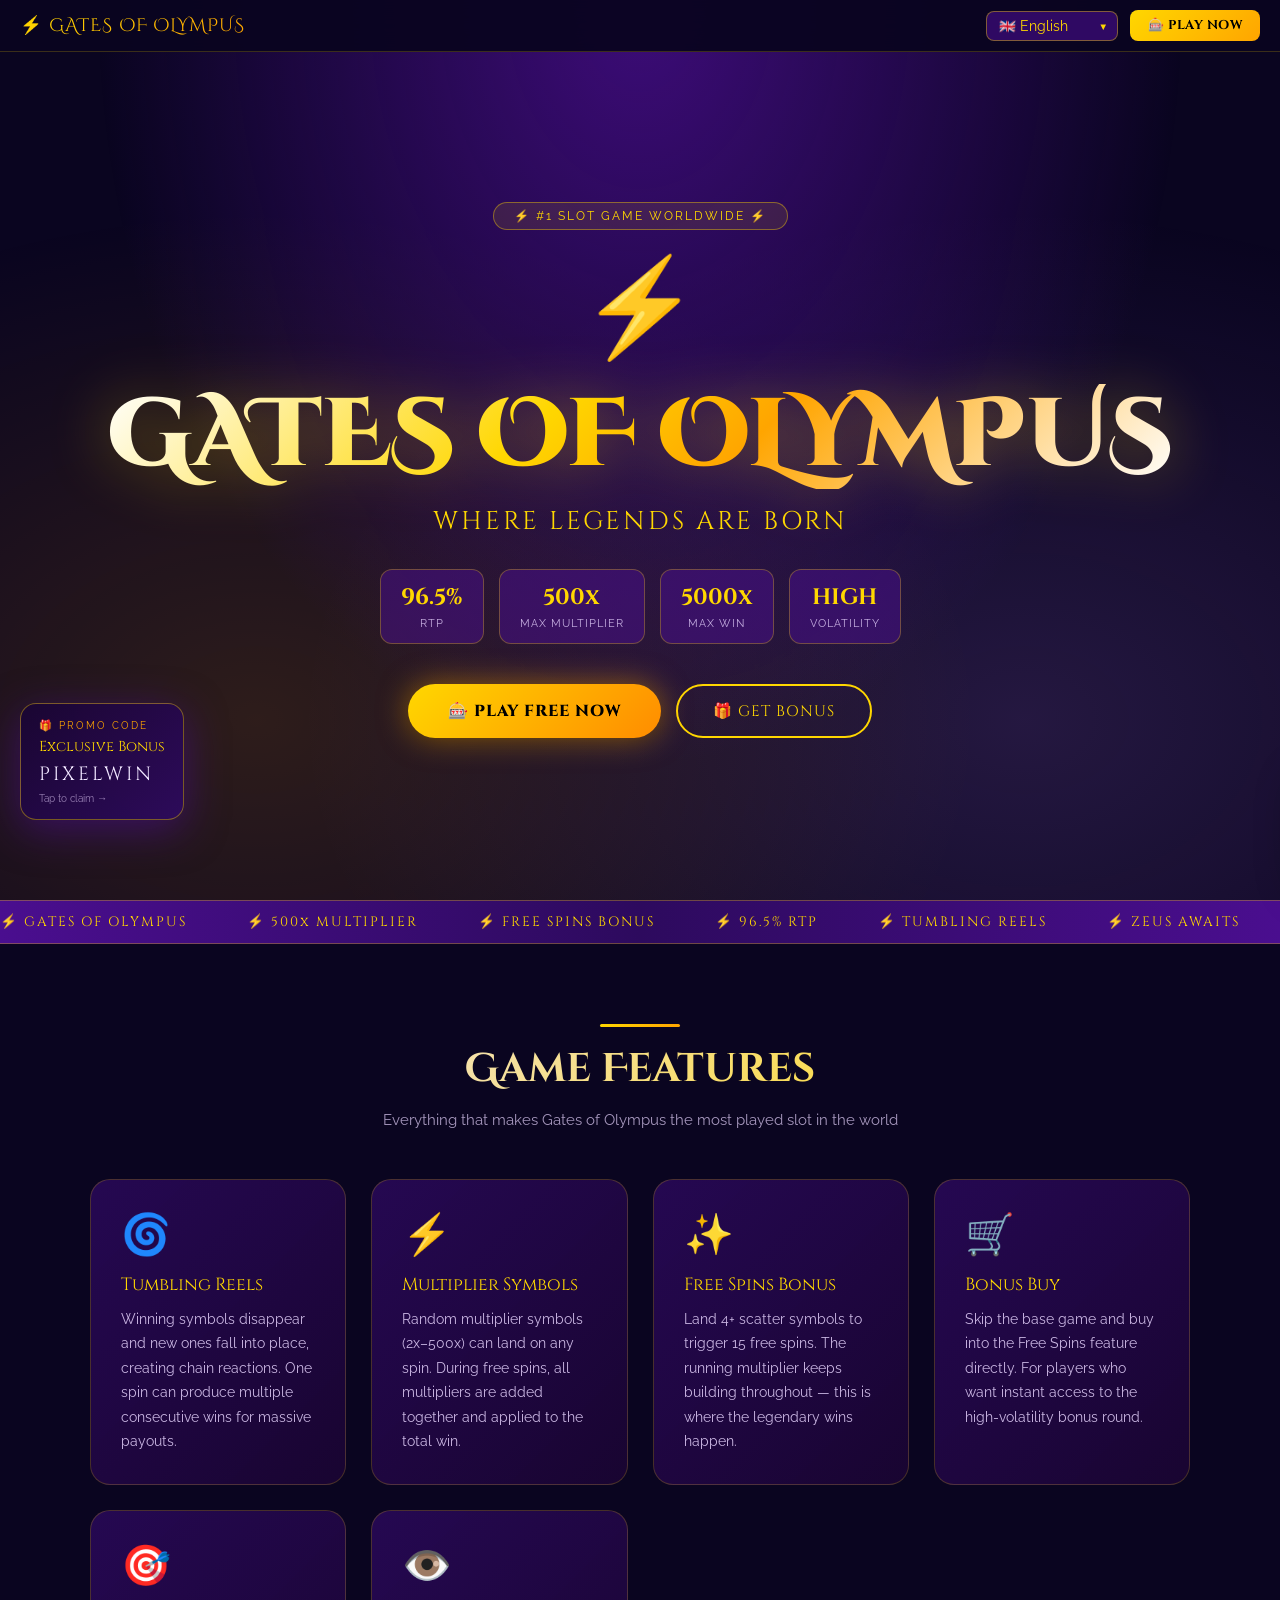
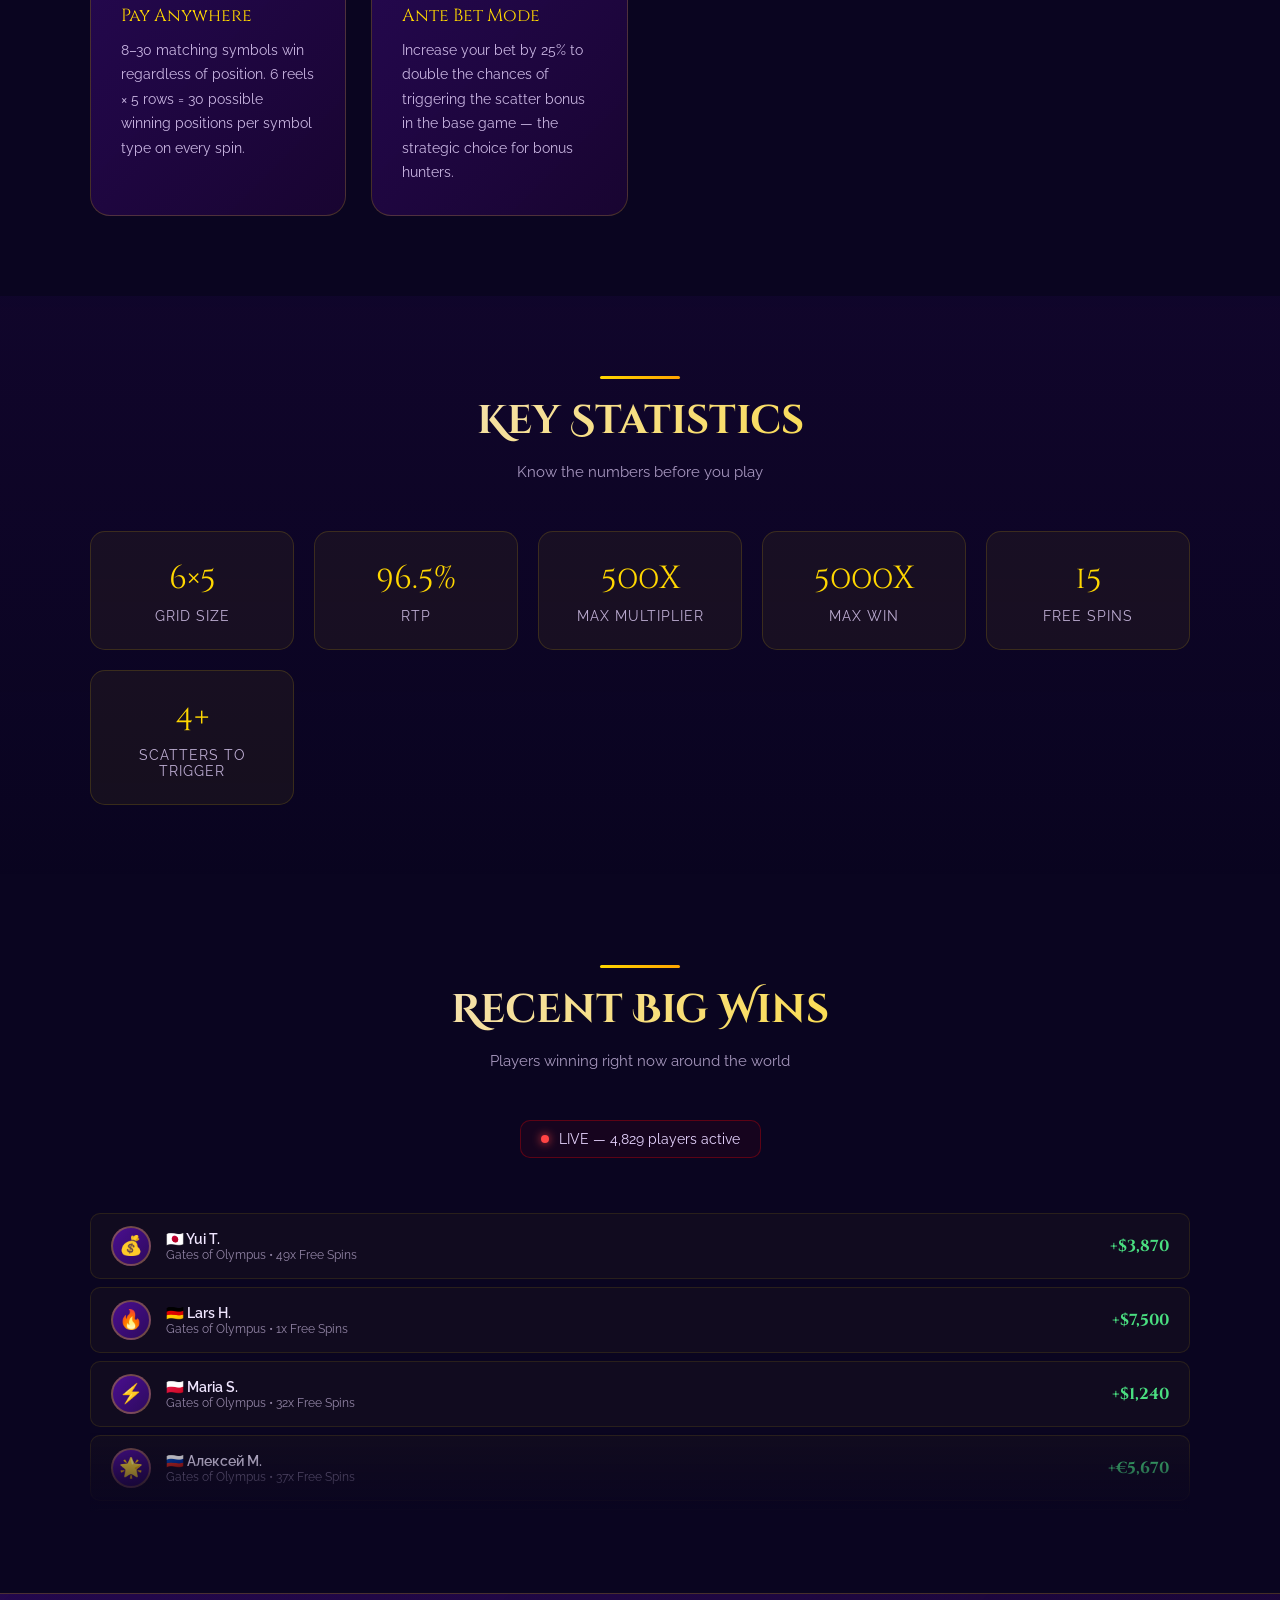
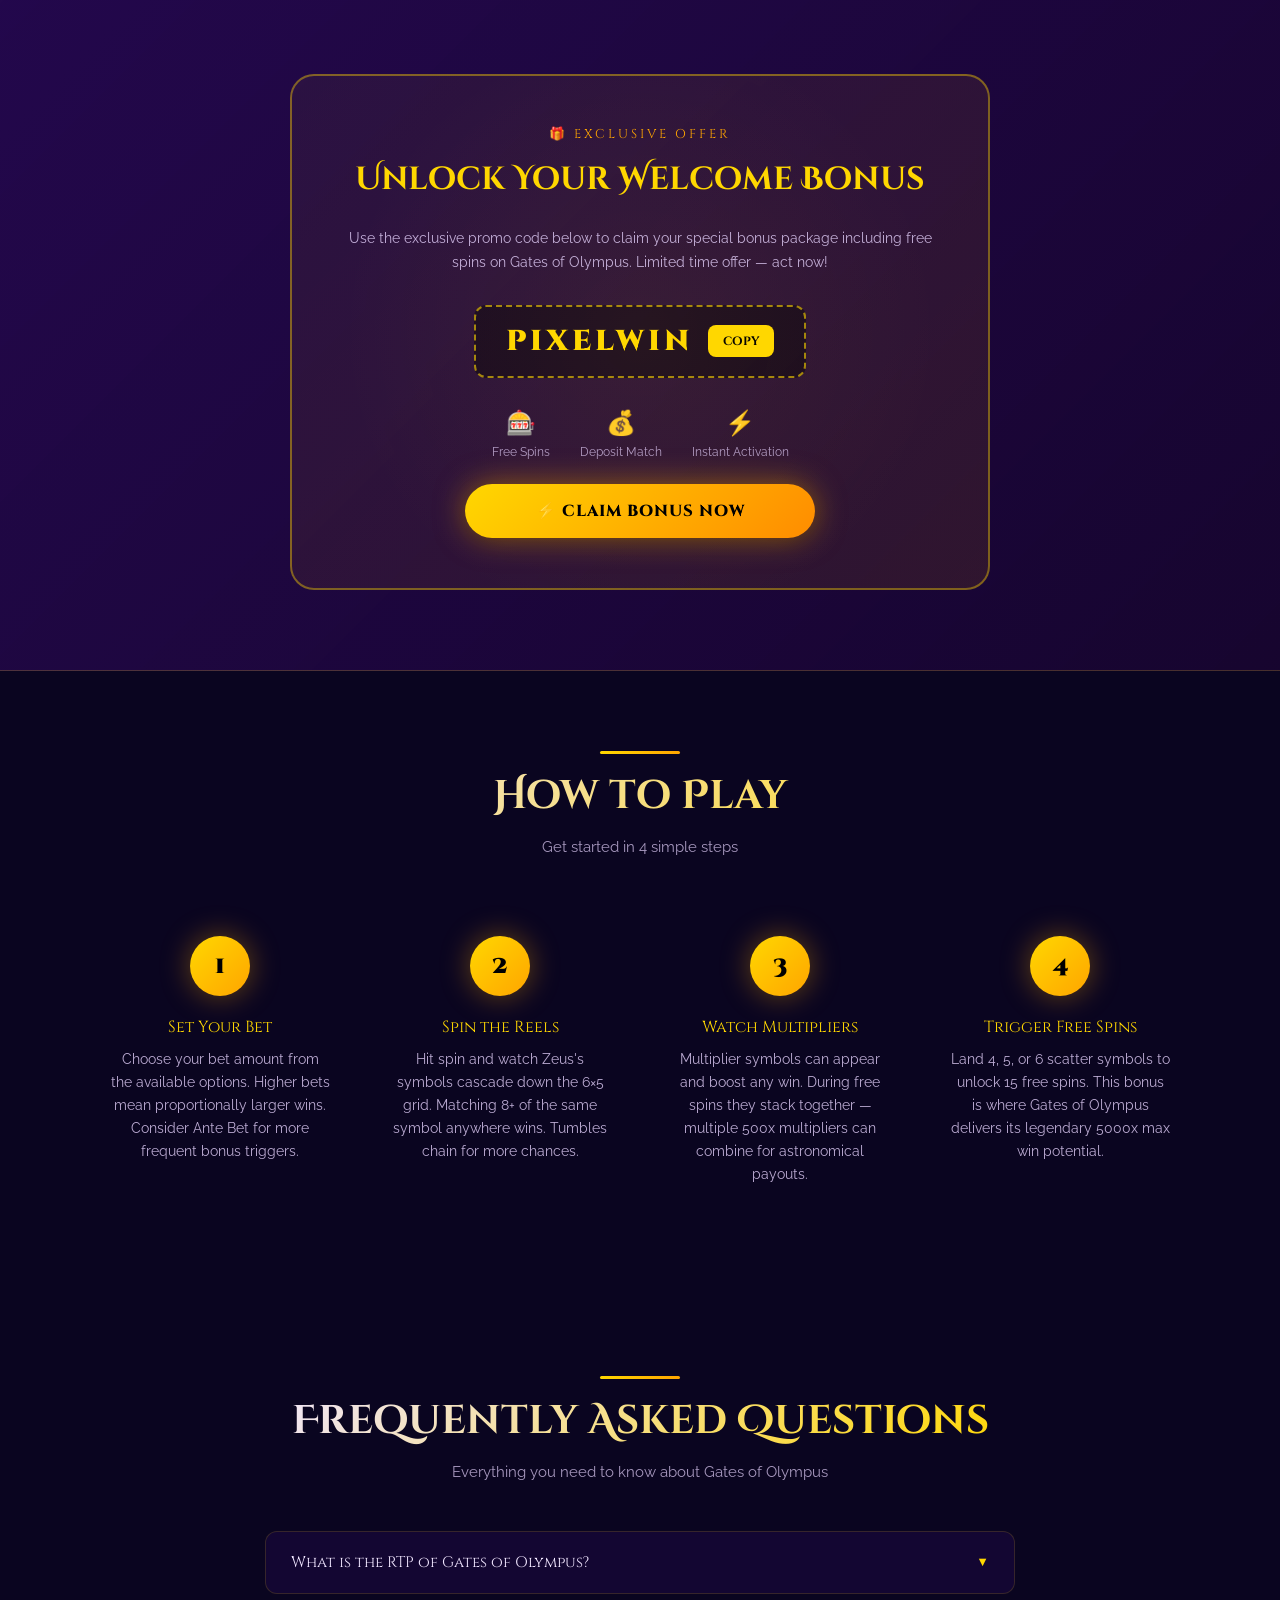
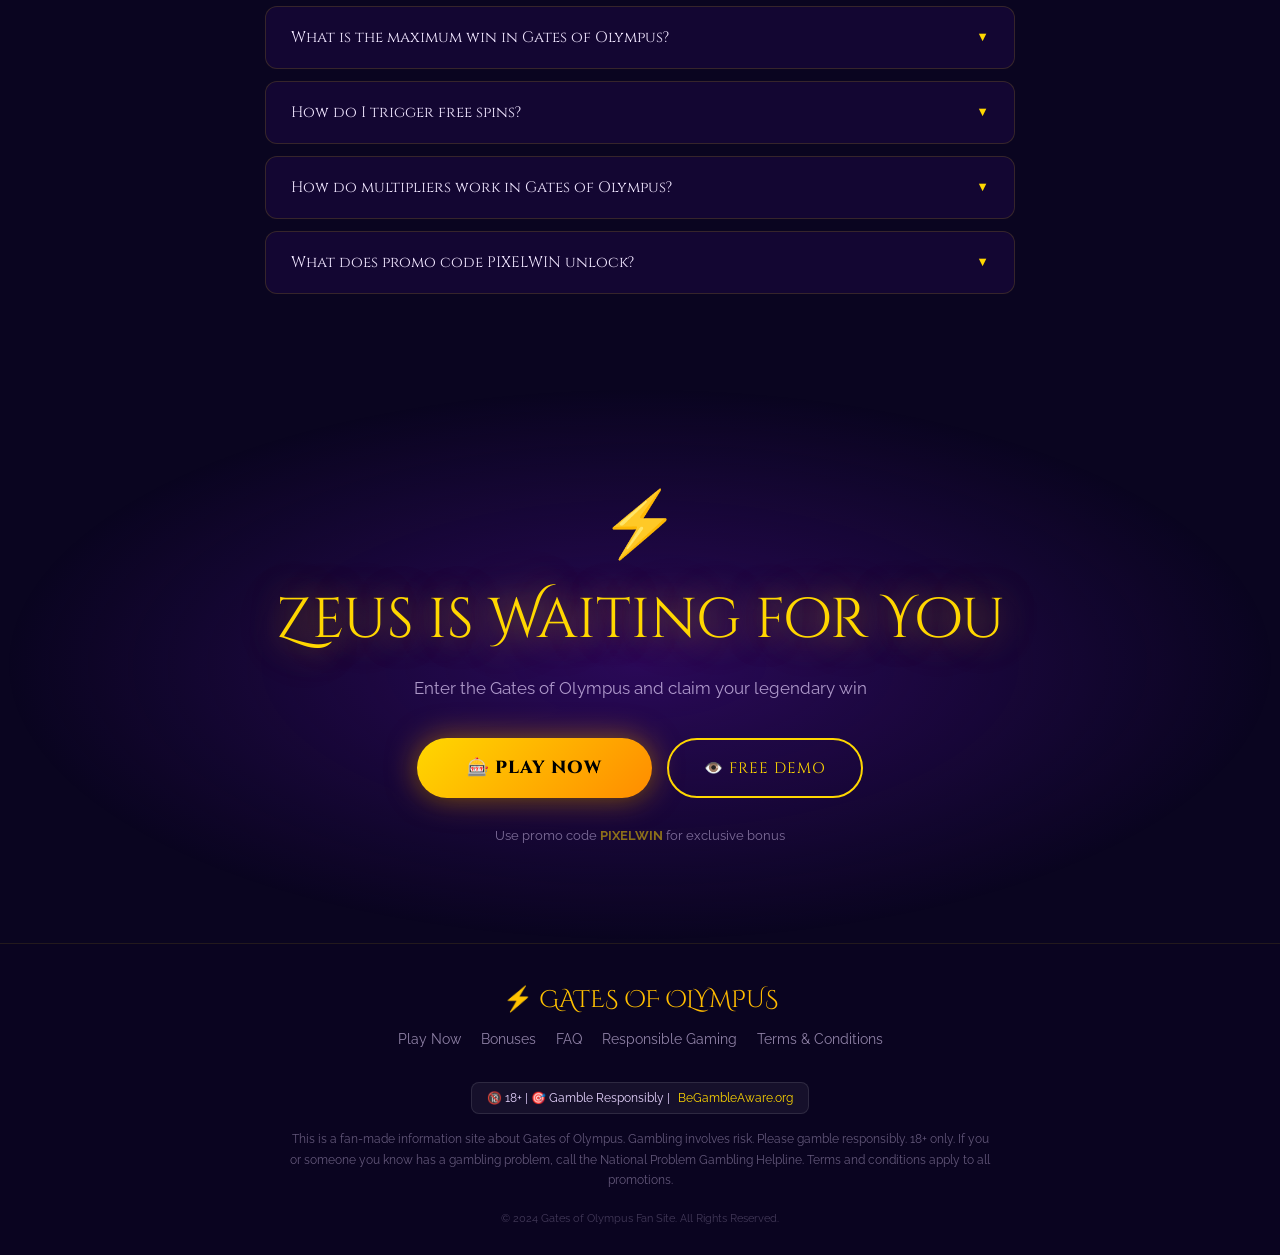
<file: index.html>
<!DOCTYPE html>
<html lang="en">
<head>
<meta charset="UTF-8">
<meta name="viewport" content="width=device-width, initial-scale=1.0, maximum-scale=1.0">
<meta name="description" content="Gates of Olympus – #1 slot game 2024. Free spins, 500x multipliers, massive jackpots. Use promo code PIXELWIN for exclusive bonus. Play now!">
<meta name="keywords" content="gates of olympus, gates of olympus slot, gates of olympus free play, gates of olympus demo, gates of olympus bonus, gates of olympus big win, gates of olympus free spins, gates of olympus max win, zeus slot, olympus slot game, gates of olympus 1000, gates of olympus jackpot, gates of olympus rtp, gates of olympus strategy, gates of olympus tricks, gates of olympus multiplier, gates of olympus scatter, buy bonus gates of olympus, gates of olympus slot online, best slot 2024, high volatility slot, gates of olympus promo code">
<meta name="robots" content="index, follow">
<meta property="og:title" content="Gates of Olympus™ — Official Fan Site | 500x Multiplier | Free Spins">
<meta property="og:description" content="The legendary Gates of Olympus slot. 96.5% RTP, 500x multipliers, epic free spins. Claim your bonus with promo code PIXELWIN!">
<meta property="og:type" content="website">
<meta name="twitter:card" content="summary_large_image">
  <link rel="icon" href="/favicon.ico" sizes="32x32">
<link rel="icon" href="/favicon.png" type="image/png" sizes="32x32">
<link rel="icon" href="/icon.svg" type="image/svg+xml">
<link rel="apple-touch-icon" href="/apple-touch-icon.png" sizes="180x180">
<link rel="manifest" href="/site.webmanifest">
  <link rel="alternate" type="application/rss+xml" title="Gates of Olympus RSS Feed" href="https://www.1weapp.online/rss.xml" />
  <!-- Yandex.Metrika counter -->
<script type="text/javascript">
    (function(m,e,t,r,i,k,a){
        m[i]=m[i]||function(){(m[i].a=m[i].a||[]).push(arguments)};
        m[i].l=1*new Date();
        for (var j = 0; j < document.scripts.length; j++) {if (document.scripts[j].src === r) { return; }}
        k=e.createElement(t),a=e.getElementsByTagName(t)[0],k.async=1,k.src=r,a.parentNode.insertBefore(k,a)
    })(window, document,'script','https://mc.yandex.ru/metrika/tag.js?id=108660942', 'ym');

    ym(108660942, 'init', {ssr:true, webvisor:true, clickmap:true, ecommerce:"dataLayer", referrer: document.referrer, url: location.href, accurateTrackBounce:true, trackLinks:true});
</script>
<noscript><div><img src="https://mc.yandex.ru/watch/108660942" style="position:absolute; left:-9999px;" alt="" /></div></noscript>
<!-- /Yandex.Metrika counter -->
  <link rel="icon" type="image/png" href="/https://gatesofolymp.vercel.app/favicon-96x96.png" sizes="96x96" />
<link rel="icon" type="image/svg+xml" href="/https://gatesofolymp.vercel.app/favicon.svg" />
<link rel="shortcut icon" href="/https://gatesofolymp.vercel.app/favicon.ico" />
<link rel="apple-touch-icon" sizes="180x180" href="/https://gatesofolymp.vercel.app/apple-touch-icon.png" />
<meta name="apple-mobile-web-app-title" content="olympus" />
<link rel="manifest" href="/https://gatesofolymp.vercel.app/site.webmanifest" />
<title>Слот Gates of Olympus: Официальный сайт,Забрать Бонус +20 000₽</title>
<link rel="preconnect" href="https://fonts.googleapis.com">
<link href="https://fonts.googleapis.com/css2?family=Cinzel:wght@400;600;700;900&family=Cinzel+Decorative:wght@700;900&family=Raleway:wght@300;400;500;600&display=swap" rel="stylesheet">
<style>
:root {
  --gold: #FFD700;
  --gold2: #FFA500;
  --gold3: #B8860B;
  --purple: #1a0533;
  --purple2: #2d0a5e;
  --purple3: #4a0e8f;
  --blue: #0a0520;
  --glow: #c084fc;
  --white: #f0e6ff;
  --text: #e8d5ff;
}
*{margin:0;padding:0;box-sizing:border-box}
html{scroll-behavior:smooth}
body{
  font-family:'Raleway',sans-serif;
  background:var(--blue);
  color:var(--text);
  overflow-x:hidden;
  cursor:default;
}

/* ---- PARTICLES BG ---- */
#particles{position:fixed;top:0;left:0;width:100%;height:100%;pointer-events:none;z-index:0;overflow:hidden}
.star{position:absolute;border-radius:50%;animation:twinkle var(--d,3s) ease-in-out infinite;opacity:0}
@keyframes twinkle{0%,100%{opacity:0;transform:scale(0.5)}50%{opacity:var(--op,0.8);transform:scale(1)}}
.lightning{position:absolute;width:2px;background:linear-gradient(to bottom,transparent,var(--gold),transparent);animation:bolt var(--d,4s) ease-in-out infinite;opacity:0}
@keyframes bolt{0%,100%{opacity:0;transform:scaleY(0)}10%{opacity:1;transform:scaleY(1)}20%{opacity:0;transform:scaleY(1)}}

/* ---- LANGUAGE SELECTOR ---- */
#lang-bar{
  position:fixed;top:0;left:0;right:0;z-index:1000;
  background:rgba(10,5,32,0.95);
  backdrop-filter:blur(20px);
  border-bottom:1px solid rgba(255,215,0,0.2);
  padding:10px 20px;
  display:flex;align-items:center;justify-content:space-between;
  flex-wrap:wrap;gap:8px;
}
.lang-logo{
  font-family:'Cinzel Decorative',serif;
  font-size:1.1rem;
  background:linear-gradient(135deg,var(--gold),var(--gold2));
  -webkit-background-clip:text;-webkit-text-fill-color:transparent;
  letter-spacing:1px;
}
.lang-select-wrap{position:relative}
#lang-select{
  background:rgba(74,14,143,0.6);
  border:1px solid rgba(255,215,0,0.4);
  color:var(--gold);
  padding:6px 30px 6px 12px;
  border-radius:8px;
  font-family:'Raleway',sans-serif;
  font-size:0.85rem;
  cursor:pointer;
  appearance:none;
  outline:none;
}
.lang-select-wrap::after{
  content:'▼';font-size:0.6rem;color:var(--gold);
  position:absolute;right:10px;top:50%;transform:translateY(-50%);pointer-events:none;
}
.header-cta{
  background:linear-gradient(135deg,var(--gold),var(--gold2));
  color:#000;font-weight:700;
  padding:7px 18px;border-radius:8px;
  font-size:0.8rem;text-decoration:none;
  font-family:'Cinzel',serif;
  letter-spacing:0.5px;
  transition:all 0.3s;
  border:none;cursor:pointer;
  white-space:nowrap;
}
.header-cta:hover{transform:scale(1.05);box-shadow:0 0 20px rgba(255,215,0,0.5)}

/* ---- HERO ---- */
#hero{
  position:relative;z-index:1;
  min-height:100vh;
  display:flex;flex-direction:column;align-items:center;justify-content:center;
  text-align:center;
  padding:100px 20px 60px;
  background:
    radial-gradient(ellipse at 50% 0%, rgba(74,14,143,0.8) 0%, transparent 60%),
    radial-gradient(ellipse at 20% 80%, rgba(255,165,0,0.15) 0%, transparent 50%),
    radial-gradient(ellipse at 80% 80%, rgba(192,132,252,0.15) 0%, transparent 50%);
}
.hero-badge{
  display:inline-block;
  background:rgba(255,215,0,0.1);
  border:1px solid rgba(255,215,0,0.4);
  color:var(--gold);
  padding:6px 20px;border-radius:50px;
  font-size:0.75rem;letter-spacing:2px;text-transform:uppercase;
  margin-bottom:20px;
  animation:fadeDown 0.8s ease;
}
.hero-title{
  font-family:'Cinzel Decorative',serif;
  font-size:clamp(2.5rem,8vw,6rem);
  font-weight:900;
  line-height:1.1;
  background:linear-gradient(135deg,#fff 0%,var(--gold) 40%,var(--gold2) 60%,#fff 100%);
  -webkit-background-clip:text;-webkit-text-fill-color:transparent;
  text-shadow:none;
  filter:drop-shadow(0 0 30px rgba(255,215,0,0.4));
  animation:fadeDown 0.9s ease 0.1s both;
  margin-bottom:15px;
}
.hero-sub{
  font-family:'Cinzel',serif;
  font-size:clamp(1rem,3vw,1.6rem);
  color:var(--gold);
  letter-spacing:3px;
  text-transform:uppercase;
  animation:fadeDown 1s ease 0.2s both;
  margin-bottom:30px;
}
.zeus-emoji{font-size:clamp(3rem,8vw,6rem);display:block;animation:float 3s ease-in-out infinite;margin-bottom:20px}
@keyframes float{0%,100%{transform:translateY(0) rotate(-3deg)}50%{transform:translateY(-15px) rotate(3deg)}}

.stats-row{
  display:flex;flex-wrap:wrap;justify-content:center;gap:15px;
  margin-bottom:40px;
  animation:fadeUp 1s ease 0.4s both;
}
.stat-badge{
  background:rgba(74,14,143,0.5);
  border:1px solid rgba(255,215,0,0.3);
  border-radius:12px;
  padding:12px 20px;
  text-align:center;
  min-width:100px;
}
.stat-num{
  font-family:'Cinzel',serif;
  font-size:1.4rem;font-weight:700;
  color:var(--gold);
  display:block;
}
.stat-label{font-size:0.7rem;color:var(--text);opacity:0.8;letter-spacing:1px;text-transform:uppercase}

.hero-btns{display:flex;flex-wrap:wrap;gap:15px;justify-content:center;animation:fadeUp 1s ease 0.5s both}
.btn-primary{
  background:linear-gradient(135deg,#FFD700,#FF8C00);
  color:#000;font-weight:800;
  padding:16px 40px;border-radius:50px;
  font-size:1rem;text-decoration:none;
  font-family:'Cinzel',serif;letter-spacing:1px;text-transform:uppercase;
  transition:all 0.3s;border:none;cursor:pointer;
  box-shadow:0 0 30px rgba(255,165,0,0.5),0 4px 15px rgba(0,0,0,0.3);
  position:relative;overflow:hidden;
}
.btn-primary::after{
  content:'';position:absolute;top:-50%;left:-60%;width:40%;height:200%;
  background:rgba(255,255,255,0.3);transform:skewX(-20deg);
  animation:shine 3s ease-in-out infinite;
}
@keyframes shine{0%{left:-60%}100%{left:140%}}
.btn-primary:hover{transform:translateY(-3px) scale(1.05);box-shadow:0 0 50px rgba(255,215,0,0.7)}
.btn-secondary{
  background:transparent;
  color:var(--gold);
  border:2px solid var(--gold);
  padding:14px 35px;border-radius:50px;
  font-size:0.95rem;text-decoration:none;
  font-family:'Cinzel',serif;letter-spacing:1px;
  cursor:pointer;transition:all 0.3s;
}
.btn-secondary:hover{background:rgba(255,215,0,0.1);transform:translateY(-3px)}

/* ---- PROMO TICKER ---- */
.ticker{
  position:relative;z-index:2;
  background:linear-gradient(90deg,var(--purple3),var(--purple2),var(--purple3));
  border-top:1px solid rgba(255,215,0,0.3);
  border-bottom:1px solid rgba(255,215,0,0.3);
  padding:12px 0;overflow:hidden;
}
.ticker-inner{
  display:flex;gap:60px;
  animation:ticker 30s linear infinite;
  white-space:nowrap;
}
.ticker-inner span{
  font-family:'Cinzel',serif;font-size:0.85rem;
  color:var(--gold);letter-spacing:2px;
  flex-shrink:0;
}
.ticker-inner span::before{content:'⚡ '}
@keyframes ticker{0%{transform:translateX(0)}100%{transform:translateX(-50%)}}

/* ---- SECTIONS ---- */
section{position:relative;z-index:1;padding:80px 20px}
.container{max-width:1100px;margin:0 auto}
.section-title{
  font-family:'Cinzel Decorative',serif;
  font-size:clamp(1.5rem,4vw,2.5rem);
  text-align:center;
  background:linear-gradient(135deg,var(--white),var(--gold));
  -webkit-background-clip:text;-webkit-text-fill-color:transparent;
  margin-bottom:15px;
}
.section-sub{text-align:center;color:var(--text);opacity:0.7;margin-bottom:50px;font-size:0.95rem}
.divider{width:80px;height:3px;background:linear-gradient(90deg,var(--gold),var(--gold2));margin:0 auto 15px;border-radius:2px}

/* ---- GAME FEATURES ---- */
.features-grid{display:grid;grid-template-columns:repeat(auto-fit,minmax(250px,1fr));gap:25px}
.feature-card{
  background:linear-gradient(135deg,rgba(45,10,94,0.8),rgba(26,5,51,0.9));
  border:1px solid rgba(255,215,0,0.2);
  border-radius:20px;padding:30px;
  transition:all 0.4s;
  position:relative;overflow:hidden;
}
.feature-card::before{
  content:'';position:absolute;top:0;left:0;right:0;height:2px;
  background:linear-gradient(90deg,transparent,var(--gold),transparent);
  transform:translateX(-100%);transition:transform 0.6s;
}
.feature-card:hover::before{transform:translateX(0)}
.feature-card:hover{transform:translateY(-8px);border-color:rgba(255,215,0,0.5);box-shadow:0 20px 60px rgba(74,14,143,0.5)}
.feature-icon{font-size:2.5rem;margin-bottom:15px;display:block}
.feature-title{font-family:'Cinzel',serif;font-size:1.1rem;color:var(--gold);margin-bottom:10px}
.feature-text{font-size:0.9rem;line-height:1.7;opacity:0.85}

/* ---- MECHANICS ---- */
.mechanics-section{
  background:linear-gradient(180deg,rgba(74,14,143,0.1) 0%,rgba(10,5,32,0) 100%);
}
.mechanics-grid{display:grid;grid-template-columns:repeat(auto-fit,minmax(200px,1fr));gap:20px}
.mech-item{
  background:rgba(255,215,0,0.05);
  border:1px solid rgba(255,215,0,0.15);
  border-radius:15px;padding:25px 20px;text-align:center;
  transition:all 0.3s;
}
.mech-item:hover{background:rgba(255,215,0,0.1);transform:scale(1.03)}
.mech-num{
  font-family:'Cinzel Decorative',serif;
  font-size:2rem;color:var(--gold);
  display:block;margin-bottom:8px;
}
.mech-label{font-size:0.85rem;text-transform:uppercase;letter-spacing:1px;opacity:0.8}

/* ---- PROMO SECTION ---- */
.promo-section{
  background:linear-gradient(135deg,rgba(74,14,143,0.4),rgba(26,5,51,0.8));
  border-top:1px solid rgba(255,215,0,0.2);
  border-bottom:1px solid rgba(255,215,0,0.2);
}
.promo-box{
  background:linear-gradient(135deg,rgba(255,215,0,0.05),rgba(255,165,0,0.1));
  border:2px solid rgba(255,215,0,0.4);
  border-radius:24px;
  padding:50px 40px;
  text-align:center;
  position:relative;overflow:hidden;
  max-width:700px;margin:0 auto;
}
.promo-box::before{
  content:'';position:absolute;inset:0;
  background:radial-gradient(circle at 50% 50%,rgba(255,215,0,0.05) 0%,transparent 70%);
  animation:pulse-bg 3s ease-in-out infinite;
}
@keyframes pulse-bg{0%,100%{opacity:0.5}50%{opacity:1}}
.promo-label{
  font-family:'Cinzel',serif;
  font-size:0.8rem;letter-spacing:3px;
  color:var(--gold2);text-transform:uppercase;margin-bottom:15px;display:block;
}
.promo-title{
  font-family:'Cinzel Decorative',serif;
  font-size:clamp(1.3rem,4vw,2rem);
  color:var(--gold);margin-bottom:25px;
}
.promo-code-box{
  display:inline-flex;align-items:center;gap:15px;
  background:rgba(0,0,0,0.4);
  border:2px dashed rgba(255,215,0,0.6);
  border-radius:12px;padding:15px 30px;
  margin-bottom:30px;cursor:pointer;
  transition:all 0.3s;
}
.promo-code-box:hover{background:rgba(255,215,0,0.1);border-color:var(--gold)}
.promo-code-text{
  font-family:'Cinzel',serif;
  font-size:1.8rem;font-weight:900;
  color:var(--gold);letter-spacing:4px;
}
.promo-copy-btn{
  background:var(--gold);color:#000;
  padding:8px 15px;border-radius:8px;
  font-size:0.75rem;font-weight:700;
  border:none;cursor:pointer;font-family:'Cinzel',serif;
  transition:all 0.3s;
}
.promo-copy-btn:hover{background:var(--gold2)}
.promo-desc{font-size:0.9rem;opacity:0.8;margin-bottom:30px;line-height:1.7}

/* ---- WINNERS ---- */
.winners-section{}
.winners-live{
  background:rgba(255,0,0,0.05);
  border:1px solid rgba(255,0,0,0.3);
  border-radius:10px;
  padding:10px 20px;
  display:inline-flex;align-items:center;gap:10px;
  margin-bottom:30px;font-size:0.85rem;
}
.live-dot{
  width:8px;height:8px;border-radius:50%;
  background:#ff4444;
  box-shadow:0 0 10px #ff4444;
  animation:blink 1s ease-in-out infinite;
}
@keyframes blink{0%,100%{opacity:1}50%{opacity:0.3}}
.winners-feed{max-height:300px;overflow:hidden;position:relative}
.winners-feed::after{
  content:'';position:absolute;bottom:0;left:0;right:0;height:80px;
  background:linear-gradient(transparent,var(--blue));pointer-events:none;
}
.winner-item{
  display:flex;align-items:center;gap:15px;
  padding:12px 20px;
  background:rgba(255,215,0,0.03);
  border:1px solid rgba(255,215,0,0.1);
  border-radius:10px;margin-bottom:8px;
  animation:slideIn 0.5s ease;
}
@keyframes slideIn{from{opacity:0;transform:translateX(-20px)}to{opacity:1;transform:translateX(0)}}
.winner-avatar{
  width:40px;height:40px;border-radius:50%;
  background:linear-gradient(135deg,var(--purple3),var(--purple2));
  display:flex;align-items:center;justify-content:center;
  font-size:1.2rem;flex-shrink:0;
  border:2px solid rgba(255,215,0,0.3);
}
.winner-info{flex:1}
.winner-name{font-weight:600;font-size:0.9rem;color:var(--white)}
.winner-game{font-size:0.75rem;opacity:0.6}
.winner-amount{
  font-family:'Cinzel',serif;
  font-weight:700;color:#4ade80;
  font-size:1rem;
}

/* ---- HOW TO PLAY ---- */
.steps-grid{display:grid;grid-template-columns:repeat(auto-fit,minmax(220px,1fr));gap:20px}
.step-card{
  text-align:center;padding:30px 20px;
  position:relative;
}
.step-num{
  width:60px;height:60px;border-radius:50%;
  background:linear-gradient(135deg,var(--gold),var(--gold2));
  color:#000;font-family:'Cinzel Decorative',serif;
  font-size:1.5rem;font-weight:900;
  display:flex;align-items:center;justify-content:center;
  margin:0 auto 20px;
  box-shadow:0 0 30px rgba(255,165,0,0.4);
}
.step-title{font-family:'Cinzel',serif;font-size:1rem;color:var(--gold);margin-bottom:10px}
.step-text{font-size:0.85rem;opacity:0.8;line-height:1.7}
.step-connector{
  display:none;
}

/* ---- FAQ ---- */
.faq-item{
  background:rgba(45,10,94,0.3);
  border:1px solid rgba(255,215,0,0.15);
  border-radius:12px;margin-bottom:12px;
  overflow:hidden;
}
.faq-q{
  padding:20px 25px;
  display:flex;justify-content:space-between;align-items:center;
  cursor:pointer;font-family:'Cinzel',serif;font-size:0.95rem;
  color:var(--white);transition:all 0.3s;
}
.faq-q:hover{color:var(--gold)}
.faq-arrow{transition:transform 0.3s;font-size:0.8rem;color:var(--gold)}
.faq-a{
  max-height:0;overflow:hidden;
  transition:max-height 0.4s ease;
  padding:0 25px;font-size:0.9rem;line-height:1.8;opacity:0.85;
}
.faq-item.open .faq-a{max-height:200px;padding-bottom:20px}
.faq-item.open .faq-arrow{transform:rotate(180deg)}

/* ---- FINAL CTA ---- */
.final-cta{
  text-align:center;
  background:radial-gradient(ellipse at 50% 50%,rgba(74,14,143,0.5) 0%,transparent 70%);
  padding:100px 20px;
}
.cta-glow{
  font-family:'Cinzel Decorative',serif;
  font-size:clamp(1.8rem,5vw,3.5rem);
  color:var(--gold);
  text-shadow:0 0 30px rgba(255,215,0,0.5),0 0 60px rgba(255,165,0,0.3);
  margin-bottom:20px;
}

/* ---- FOOTER ---- */
footer{
  background:rgba(10,5,32,0.95);
  border-top:1px solid rgba(255,215,0,0.1);
  padding:40px 20px 30px;
  text-align:center;
}
.footer-logo{
  font-family:'Cinzel Decorative',serif;
  font-size:1.5rem;
  background:linear-gradient(135deg,var(--gold),var(--gold2));
  -webkit-background-clip:text;-webkit-text-fill-color:transparent;
  margin-bottom:15px;
}
.footer-links{display:flex;flex-wrap:wrap;justify-content:center;gap:20px;margin-bottom:20px}
.footer-links a{color:var(--text);opacity:0.6;text-decoration:none;font-size:0.85rem;transition:opacity 0.3s}
.footer-links a:hover{opacity:1;color:var(--gold)}
.footer-disclaimer{font-size:0.75rem;opacity:0.4;max-width:700px;margin:0 auto;line-height:1.7}
.responsible{
  display:inline-flex;align-items:center;gap:8px;
  background:rgba(255,255,255,0.05);
  border:1px solid rgba(255,255,255,0.1);
  border-radius:8px;padding:8px 15px;
  font-size:0.75rem;margin-top:15px;
}

/* ---- MODAL ---- */
#modal-overlay{
  position:fixed;inset:0;z-index:9999;
  background:rgba(0,0,0,0.85);
  display:flex;align-items:center;justify-content:center;
  opacity:0;pointer-events:none;transition:opacity 0.4s;
  backdrop-filter:blur(10px);
}
#modal-overlay.active{opacity:1;pointer-events:all}
.modal-box{
  background:linear-gradient(135deg,var(--purple2),var(--purple));
  border:2px solid rgba(255,215,0,0.4);
  border-radius:24px;
  padding:40px 30px;
  text-align:center;
  max-width:450px;width:90%;
  transform:scale(0.8);transition:transform 0.4s;
  box-shadow:0 0 80px rgba(255,215,0,0.2);
}
#modal-overlay.active .modal-box{transform:scale(1)}
.modal-icon{font-size:3.5rem;margin-bottom:20px;animation:float 2s ease-in-out infinite}
.modal-title{
  font-family:'Cinzel Decorative',serif;
  font-size:1.6rem;color:var(--gold);
  margin-bottom:15px;
}
.modal-text{font-size:0.95rem;opacity:0.85;margin-bottom:25px;line-height:1.7}
.modal-btn{
  display:block;width:100%;
  background:linear-gradient(135deg,var(--gold),var(--gold2));
  color:#000;font-weight:800;
  padding:15px;border-radius:12px;
  font-family:'Cinzel',serif;font-size:1rem;
  border:none;cursor:pointer;margin-bottom:12px;
  transition:all 0.3s;letter-spacing:1px;
}
.modal-btn:hover{transform:scale(1.03);box-shadow:0 0 30px rgba(255,165,0,0.5)}
.modal-skip{font-size:0.8rem;opacity:0.5;cursor:pointer;text-decoration:underline}
.modal-skip:hover{opacity:0.8}
.modal-timer{
  font-family:'Cinzel',serif;
  font-size:0.85rem;color:var(--gold2);
  margin-bottom:15px;
}
.progress-bar{
  height:4px;background:rgba(255,255,255,0.1);
  border-radius:2px;margin-bottom:20px;overflow:hidden;
}
.progress-fill{
  height:100%;background:linear-gradient(90deg,var(--gold),var(--gold2));
  animation:progress-anim 5s linear forwards;
}
@keyframes progress-anim{from{width:0%}to{width:100%}}

/* ---- NOTIFICATION ---- */
#notification{
  position:fixed;bottom:20px;right:20px;z-index:2000;
  background:linear-gradient(135deg,var(--purple2),var(--purple));
  border:1px solid rgba(255,215,0,0.4);
  border-radius:16px;padding:15px 20px;
  max-width:300px;
  transform:translateX(120%);transition:transform 0.5s cubic-bezier(0.175,0.885,0.32,1.275);
  box-shadow:0 10px 40px rgba(0,0,0,0.4);
}
#notification.show{transform:translateX(0)}
.notif-top{display:flex;align-items:center;gap:10px;margin-bottom:8px}
.notif-icon{font-size:1.5rem}
.notif-title{font-family:'Cinzel',serif;font-size:0.9rem;color:var(--gold)}
.notif-text{font-size:0.8rem;opacity:0.8;line-height:1.5}
.notif-amount{
  font-family:'Cinzel',serif;
  font-size:1.1rem;color:#4ade80;font-weight:700;
}

/* ---- FLOATING ELEMENTS ---- */
.floating-promo{
  position:fixed;bottom:80px;left:20px;z-index:500;
  background:linear-gradient(135deg,rgba(26,5,51,0.95),rgba(45,10,94,0.95));
  border:1px solid rgba(255,215,0,0.4);
  border-radius:16px;padding:15px 18px;
  max-width:220px;
  box-shadow:0 10px 40px rgba(74,14,143,0.6);
  animation:float-side 4s ease-in-out infinite;
  cursor:pointer;
}
.floating-promo:hover{border-color:var(--gold);transform:scale(1.05)}
@keyframes float-side{0%,100%{transform:translateY(0)}50%{transform:translateY(-8px)}}
.fp-label{font-size:0.65rem;color:var(--gold2);text-transform:uppercase;letter-spacing:2px;margin-bottom:5px}
.fp-title{font-family:'Cinzel',serif;font-size:0.9rem;color:var(--gold);margin-bottom:5px}
.fp-code{font-family:'Cinzel',serif;font-size:1.2rem;color:var(--white);letter-spacing:3px}

/* ANIMATIONS */
@keyframes fadeDown{from{opacity:0;transform:translateY(-20px)}to{opacity:1;transform:translateY(0)}}
@keyframes fadeUp{from{opacity:0;transform:translateY(20px)}to{opacity:1;transform:translateY(0)}}

/* RESPONSIVE */
@media(max-width:600px){
  #lang-bar{padding:8px 12px}
  .lang-logo{font-size:0.9rem}
  .hero-title{font-size:2.2rem}
  section{padding:60px 15px}
  .promo-box{padding:30px 20px}
  .promo-code-text{font-size:1.4rem}
  .floating-promo{display:none}
}

/* SCROLL REVEAL */
.reveal{opacity:0;transform:translateY(30px);transition:all 0.7s ease}
.reveal.visible{opacity:1;transform:translateY(0)}
</style>
</head>
<body>

<!-- PARTICLES -->
<div id="particles"></div>

<!-- LANGUAGE BAR -->
<div id="lang-bar">
  <div class="lang-logo">⚡ GATES OF OLYMPUS</div>
  <div style="display:flex;align-items:center;gap:12px;flex-wrap:wrap">
    <div class="lang-select-wrap">
      <select id="lang-select" onchange="setLang(this.value)">
        <option value="en">🇬🇧 English</option>
        <option value="ru">🇷🇺 Русский</option>
        <option value="tr">🇹🇷 Türkçe</option>
        <option value="pt">🇧🇷 Português</option>
        <option value="de">🇩🇪 Deutsch</option>
        <option value="fr">🇫🇷 Français</option>
        <option value="es">🇪🇸 Español</option>
        <option value="it">🇮🇹 Italiano</option>
        <option value="pl">🇵🇱 Polski</option>
        <option value="ro">🇷🇴 Română</option>
        <option value="id">🇮🇩 Indonesia</option>
        <option value="th">🇹🇭 ภาษาไทย</option>
        <option value="vi">🇻🇳 Tiếng Việt</option>
        <option value="ja">🇯🇵 日本語</option>
        <option value="ko">🇰🇷 한국어</option>
        <option value="zh">🇨🇳 中文</option>
        <option value="ar">🇸🇦 العربية</option>
      </select>
    </div>
    <button class="header-cta" onclick="triggerRickroll()">🎰 PLAY NOW</button>
  </div>
</div>

<!-- HERO -->
<section id="hero">
  <div class="hero-badge" data-lang="badge">⚡ #1 SLOT GAME WORLDWIDE ⚡</div>
  <span class="zeus-emoji">⚡</span>
  <h1 class="hero-title" data-lang="title">GATES OF OLYMPUS</h1>
  <p class="hero-sub" data-lang="sub">WHERE LEGENDS ARE BORN</p>

  <div class="stats-row">
    <div class="stat-badge">
      <span class="stat-num">96.5%</span>
      <span class="stat-label" data-lang="rtp">RTP</span>
    </div>
    <div class="stat-badge">
      <span class="stat-num">500x</span>
      <span class="stat-label" data-lang="multiplier">MAX MULTIPLIER</span>
    </div>
    <div class="stat-badge">
      <span class="stat-num">5000x</span>
      <span class="stat-label" data-lang="maxwin">MAX WIN</span>
    </div>
    <div class="stat-badge">
      <span class="stat-num">HIGH</span>
      <span class="stat-label" data-lang="volatility">VOLATILITY</span>
    </div>
  </div>

  <div class="hero-btns">
    <button class="btn-primary" onclick="openModal()" data-lang="play_btn">🎰 PLAY FREE NOW</button>
    <button class="btn-secondary" onclick="document.getElementById('promo-section').scrollIntoView({behavior:'smooth'})" data-lang="promo_btn">🎁 GET BONUS</button>
  </div>
</section>

<!-- TICKER -->
<div class="ticker" aria-hidden="true">
  <div class="ticker-inner" id="ticker">
    <span>GATES OF OLYMPUS</span>
    <span>500x MULTIPLIER</span>
    <span>FREE SPINS BONUS</span>
    <span>96.5% RTP</span>
    <span>TUMBLING REELS</span>
    <span>ZEUS AWAITS</span>
    <span>USE CODE: PIXELWIN</span>
    <span>GATES OF OLYMPUS 1000</span>
    <span>MAX WIN 5000x</span>
    <span>PROMO CODE ACTIVE</span>
    <span>GATES OF OLYMPUS</span>
    <span>500x MULTIPLIER</span>
    <span>FREE SPINS BONUS</span>
    <span>96.5% RTP</span>
    <span>TUMBLING REELS</span>
    <span>ZEUS AWAITS</span>
    <span>USE CODE: PIXELWIN</span>
    <span>GATES OF OLYMPUS 1000</span>
    <span>MAX WIN 5000x</span>
    <span>PROMO CODE ACTIVE</span>
  </div>
</div>

<!-- FEATURES -->
<section class="reveal">
  <div class="container">
    <p class="divider"></p>
    <h2 class="section-title" data-lang="feat_title">Game Features</h2>
    <p class="section-sub" data-lang="feat_sub">Everything that makes Gates of Olympus the most played slot in the world</p>
    <div class="features-grid">
      <div class="feature-card reveal">
        <span class="feature-icon">🌀</span>
        <div class="feature-title" data-lang="f1t">Tumbling Reels</div>
        <p class="feature-text" data-lang="f1">Winning symbols disappear and new ones fall into place, creating chain reactions. One spin can produce multiple consecutive wins for massive payouts.</p>
      </div>
      <div class="feature-card reveal">
        <span class="feature-icon">⚡</span>
        <div class="feature-title" data-lang="f2t">Multiplier Symbols</div>
        <p class="feature-text" data-lang="f2">Random multiplier symbols (2x–500x) can land on any spin. During free spins, all multipliers are added together and applied to the total win.</p>
      </div>
      <div class="feature-card reveal">
        <span class="feature-icon">✨</span>
        <div class="feature-title" data-lang="f3t">Free Spins Bonus</div>
        <p class="feature-text" data-lang="f3">Land 4+ scatter symbols to trigger 15 free spins. The running multiplier keeps building throughout — this is where the legendary wins happen.</p>
      </div>
      <div class="feature-card reveal">
        <span class="feature-icon">🛒</span>
        <div class="feature-title" data-lang="f4t">Bonus Buy</div>
        <p class="feature-text" data-lang="f4">Skip the base game and buy into the Free Spins feature directly. For players who want instant access to the high-volatility bonus round.</p>
      </div>
      <div class="feature-card reveal">
        <span class="feature-icon">🎯</span>
        <div class="feature-title" data-lang="f5t">Pay Anywhere</div>
        <p class="feature-text" data-lang="f5">8–30 matching symbols win regardless of position. 6 reels × 5 rows = 30 possible winning positions per symbol type on every spin.</p>
      </div>
      <div class="feature-card reveal">
        <span class="feature-icon">👁️</span>
        <div class="feature-title" data-lang="f6t">Ante Bet Mode</div>
        <p class="feature-text" data-lang="f6">Increase your bet by 25% to double the chances of triggering the scatter bonus in the base game — the strategic choice for bonus hunters.</p>
      </div>
    </div>
  </div>
</section>

<!-- MECHANICS -->
<section class="mechanics-section reveal">
  <div class="container">
    <p class="divider"></p>
    <h2 class="section-title" data-lang="mech_title">Key Statistics</h2>
    <p class="section-sub" data-lang="mech_sub">Know the numbers before you play</p>
    <div class="mechanics-grid">
      <div class="mech-item"><span class="mech-num">6×5</span><div class="mech-label" data-lang="m1">Grid Size</div></div>
      <div class="mech-item"><span class="mech-num">96.5%</span><div class="mech-label" data-lang="m2">RTP</div></div>
      <div class="mech-item"><span class="mech-num">500x</span><div class="mech-label" data-lang="m3">Max Multiplier</div></div>
      <div class="mech-item"><span class="mech-num">5000x</span><div class="mech-label" data-lang="m4">Max Win</div></div>
      <div class="mech-item"><span class="mech-num">15</span><div class="mech-label" data-lang="m5">Free Spins</div></div>
      <div class="mech-item"><span class="mech-num">4+</span><div class="mech-label" data-lang="m6">Scatters to Trigger</div></div>
    </div>
  </div>
</section>

<!-- WINNERS FEED -->
<section class="reveal">
  <div class="container">
    <p class="divider"></p>
    <h2 class="section-title" data-lang="win_title">Recent Big Wins</h2>
    <p class="section-sub" data-lang="win_sub">Players winning right now around the world</p>
    <div style="text-align:center;margin-bottom:25px">
      <div class="winners-live">
        <div class="live-dot"></div>
        <span data-lang="live_text">LIVE — 4,829 players active</span>
      </div>
    </div>
    <div class="winners-feed" id="winners-feed">
      <!-- populated by JS -->
    </div>
  </div>
</section>

<!-- PROMO SECTION -->
<section class="promo-section reveal" id="promo-section">
  <div class="container">
    <div class="promo-box">
      <span class="promo-label" data-lang="exc_label">🎁 EXCLUSIVE OFFER</span>
      <h2 class="promo-title" data-lang="promo_title">Unlock Your Welcome Bonus</h2>
      <p class="promo-desc" data-lang="promo_desc">Use the exclusive promo code below to claim your special bonus package including free spins on Gates of Olympus. Limited time offer — act now!</p>
      <div class="promo-code-box" onclick="copyCode()">
        <span class="promo-code-text">PIXELWIN</span>
        <button class="promo-copy-btn" data-lang="copy_btn">COPY</button>
      </div>
      <div style="margin-bottom:25px">
        <div style="display:flex;justify-content:center;gap:30px;flex-wrap:wrap">
          <div style="text-align:center">
            <div style="font-family:'Cinzel',serif;font-size:1.5rem;color:var(--gold)">🎰</div>
            <div style="font-size:0.75rem;opacity:0.7;margin-top:5px" data-lang="b1">Free Spins</div>
          </div>
          <div style="text-align:center">
            <div style="font-family:'Cinzel',serif;font-size:1.5rem;color:var(--gold)">💰</div>
            <div style="font-size:0.75rem;opacity:0.7;margin-top:5px" data-lang="b2">Deposit Match</div>
          </div>
          <div style="text-align:center">
            <div style="font-family:'Cinzel',serif;font-size:1.5rem;color:var(--gold)">⚡</div>
            <div style="font-size:0.75rem;opacity:0.7;margin-top:5px" data-lang="b3">Instant Activation</div>
          </div>
        </div>
      </div>
      <button class="btn-primary" onclick="triggerRickroll()" style="width:100%;max-width:350px" data-lang="claim_btn">⚡ CLAIM BONUS NOW</button>
    </div>
  </div>
</section>

<!-- HOW TO PLAY -->
<section class="reveal">
  <div class="container">
    <p class="divider"></p>
    <h2 class="section-title" data-lang="how_title">How to Play</h2>
    <p class="section-sub" data-lang="how_sub">Get started in 4 simple steps</p>
    <div class="steps-grid">
      <div class="step-card reveal">
        <div class="step-num">1</div>
        <div class="step-title" data-lang="s1t">Set Your Bet</div>
        <p class="step-text" data-lang="s1">Choose your bet amount from the available options. Higher bets mean proportionally larger wins. Consider Ante Bet for more frequent bonus triggers.</p>
      </div>
      <div class="step-card reveal">
        <div class="step-num">2</div>
        <div class="step-title" data-lang="s2t">Spin the Reels</div>
        <p class="step-text" data-lang="s2">Hit spin and watch Zeus's symbols cascade down the 6×5 grid. Matching 8+ of the same symbol anywhere wins. Tumbles chain for more chances.</p>
      </div>
      <div class="step-card reveal">
        <div class="step-num">3</div>
        <div class="step-title" data-lang="s3t">Watch Multipliers</div>
        <p class="step-text" data-lang="s3">Multiplier symbols can appear and boost any win. During free spins they stack together — multiple 500x multipliers can combine for astronomical payouts.</p>
      </div>
      <div class="step-card reveal">
        <div class="step-num">4</div>
        <div class="step-title" data-lang="s4t">Trigger Free Spins</div>
        <p class="step-text" data-lang="s4">Land 4, 5, or 6 scatter symbols to unlock 15 free spins. This bonus is where Gates of Olympus delivers its legendary 5000x max win potential.</p>
      </div>
    </div>
  </div>
</section>

<!-- FAQ -->
<section class="reveal">
  <div class="container" style="max-width:750px">
    <p class="divider"></p>
    <h2 class="section-title" data-lang="faq_title">Frequently Asked Questions</h2>
    <p class="section-sub" data-lang="faq_sub">Everything you need to know about Gates of Olympus</p>
    <div id="faq-container">
      <div class="faq-item">
        <div class="faq-q" onclick="toggleFaq(this)">
          <span data-lang="faq_q1">What is the RTP of Gates of Olympus?</span>
          <span class="faq-arrow">▼</span>
        </div>
        <div class="faq-a" data-lang="faq_a1">Gates of Olympus has a Return to Player (RTP) of 96.5%. This means for every $100 wagered, the game returns $96.50 over the long term. High-volatility slots like this one may have longer dry spells followed by massive wins.</div>
      </div>
      <div class="faq-item">
        <div class="faq-q" onclick="toggleFaq(this)">
          <span data-lang="faq_q2">What is the maximum win in Gates of Olympus?</span>
          <span class="faq-arrow">▼</span>
        </div>
        <div class="faq-a" data-lang="faq_a2">The maximum win is 5,000x your bet. With the highest multiplier symbols (up to 500x) stacking together during free spins, this ceiling can be reached during exceptional bonus rounds. The biggest wins consistently come from the free spins feature.</div>
      </div>
      <div class="faq-item">
        <div class="faq-q" onclick="toggleFaq(this)">
          <span data-lang="faq_q3">How do I trigger free spins?</span>
          <span class="faq-arrow">▼</span>
        </div>
        <div class="faq-a" data-lang="faq_a3">Land 4 or more scatter symbols (the glowing Orb) anywhere on the 6×5 grid to trigger 15 free spins. You can retrigger more spins during the bonus. The Ante Bet feature (25% extra) doubles your scatter frequency.</div>
      </div>
      <div class="faq-item">
        <div class="faq-q" onclick="toggleFaq(this)">
          <span data-lang="faq_q4">How do multipliers work in Gates of Olympus?</span>
          <span class="faq-arrow">▼</span>
        </div>
        <div class="faq-a" data-lang="faq_a4">Multiplier symbols (2x, 3x, 5x, 8x, 10x up to 500x) can randomly appear. In the base game, they multiply that specific win. In free spins, ALL multipliers that appear on winning spins are ADDED to a running total and applied to each respective win — this is the key to massive payouts.</div>
      </div>
      <div class="faq-item">
        <div class="faq-q" onclick="toggleFaq(this)">
          <span data-lang="faq_q5">What does promo code PIXELWIN unlock?</span>
          <span class="faq-arrow">▼</span>
        </div>
        <div class="faq-a" data-lang="faq_a5">The exclusive promo code PIXELWIN unlocks a special welcome package for new players including free spins on Gates of Olympus and a deposit bonus. Click "Claim Bonus Now" and enter the code during registration to activate your reward.</div>
      </div>
    </div>
  </div>
</section>

<!-- FINAL CTA -->
<section class="final-cta reveal">
  <div class="container">
    <div style="font-size:4rem;margin-bottom:20px;animation:float 2.5s ease-in-out infinite">⚡</div>
    <p class="cta-glow" data-lang="cta_title">Zeus is Waiting for You</p>
    <p style="opacity:0.7;margin-bottom:40px;font-size:1.05rem" data-lang="cta_sub">Enter the Gates of Olympus and claim your legendary win</p>
    <div style="display:flex;flex-wrap:wrap;gap:15px;justify-content:center;margin-bottom:30px">
      <button class="btn-primary" onclick="triggerRickroll()" style="font-size:1.1rem;padding:18px 50px" data-lang="play_btn">🎰 PLAY NOW</button>
      <button class="btn-secondary" onclick="openModal()" data-lang="demo_btn">👁️ FREE DEMO</button>
    </div>
    <p style="font-size:0.8rem;opacity:0.5" data-lang="promo_hint">Use promo code <strong style="color:var(--gold)">PIXELWIN</strong> for exclusive bonus</p>
  </div>
</section>

<!-- FOOTER -->
<footer>
  <div class="footer-logo">⚡ GATES OF OLYMPUS</div>
  <div class="footer-links">
    <a href="#" onclick="triggerRickroll()">Play Now</a>
    <a href="#promo-section">Bonuses</a>
    <a href="#faq-container">FAQ</a>
    <a href="#" onclick="triggerRickroll()">Responsible Gaming</a>
    <a href="#" onclick="triggerRickroll()">Terms & Conditions</a>
  </div>
  <div class="responsible">🔞 18+ | 🎯 Gamble Responsibly | <a href="https://www.begambleaware.org" target="_blank" style="color:var(--gold);text-decoration:none">BeGambleAware.org</a></div>
  <p class="footer-disclaimer" style="margin-top:15px" data-lang="disclaimer">
    This is a fan-made information site about Gates of Olympus. Gambling involves risk. Please gamble responsibly. 18+ only. If you or someone you know has a gambling problem, call the National Problem Gambling Helpline. Terms and conditions apply to all promotions.
  </p>
  <p style="font-size:0.7rem;opacity:0.25;margin-top:20px">© 2024 Gates of Olympus Fan Site. All Rights Reserved.</p>
</footer>

<!-- MODAL -->
<div id="modal-overlay">
  <div class="modal-box">
    <div class="modal-icon">⚡</div>
    <h3 class="modal-title" data-lang="modal_title">Exclusive Offer!</h3>
    <div class="progress-bar"><div class="progress-fill"></div></div>
    <div class="modal-timer" data-lang="modal_timer">⏱ Offer expires in <span id="countdown">5</span> seconds</div>
    <p class="modal-text" data-lang="modal_text">You've unlocked access to Gates of Olympus with an exclusive bonus. Enter promo code <strong style="color:var(--gold)">PIXELWIN</strong> to claim free spins!</p>
    <button class="modal-btn" onclick="triggerRickroll()" data-lang="modal_cta">⚡ CLAIM MY BONUS NOW</button>
    <div class="modal-skip" onclick="closeModal()" data-lang="modal_skip">No thanks, I don't want a bonus</div>
  </div>
</div>

<!-- NOTIFICATION -->
<div id="notification">
  <div class="notif-top">
    <span class="notif-icon">🎰</span>
    <span class="notif-title" id="notif-title">Big Win Alert!</span>
  </div>
  <div class="notif-text" id="notif-text">Player from 🇹🇷 just won</div>
  <div class="notif-amount" id="notif-amount">$4,820</div>
</div>

<!-- FLOATING PROMO -->
<div class="floating-promo" onclick="triggerRickroll()">
  <div class="fp-label">🎁 PROMO CODE</div>
  <div class="fp-title" data-lang="fp_title">Exclusive Bonus</div>
  <div class="fp-code">PIXELWIN</div>
  <div style="font-size:0.65rem;color:var(--text);opacity:0.6;margin-top:5px" data-lang="fp_tap">Tap to claim →</div>
</div>

<script>
// ============ TRANSLATIONS ============
const translations = {
  en:{
    badge:"⚡ #1 SLOT GAME WORLDWIDE ⚡",title:"GATES OF OLYMPUS",sub:"WHERE LEGENDS ARE BORN",
    rtp:"RTP",multiplier:"MAX MULTIPLIER",maxwin:"MAX WIN",volatility:"VOLATILITY",
    play_btn:"🎰 PLAY FREE NOW",promo_btn:"🎁 GET BONUS",demo_btn:"👁️ FREE DEMO",
    feat_title:"Game Features",feat_sub:"Everything that makes Gates of Olympus the most played slot in the world",
    f1t:"Tumbling Reels",f1:"Winning symbols disappear and new ones fall into place, creating chain reactions. One spin can produce multiple consecutive wins for massive payouts.",
    f2t:"Multiplier Symbols",f2:"Random multiplier symbols (2x–500x) can land on any spin. During free spins, all multipliers are added together and applied to the total win.",
    f3t:"Free Spins Bonus",f3:"Land 4+ scatter symbols to trigger 15 free spins. The running multiplier keeps building — this is where the legendary wins happen.",
    f4t:"Bonus Buy",f4:"Skip the base game and buy into the Free Spins feature directly. For players who want instant access to the high-volatility bonus round.",
    f5t:"Pay Anywhere",f5:"8–30 matching symbols win regardless of position. 6 reels × 5 rows = 30 possible winning positions per symbol type on every spin.",
    f6t:"Ante Bet Mode",f6:"Increase your bet by 25% to double the chances of triggering the scatter bonus in the base game — the strategic choice for bonus hunters.",
    mech_title:"Key Statistics",mech_sub:"Know the numbers before you play",
    m1:"Grid Size",m2:"RTP",m3:"Max Multiplier",m4:"Max Win",m5:"Free Spins",m6:"Scatters to Trigger",
    win_title:"Recent Big Wins",win_sub:"Players winning right now around the world",live_text:"LIVE — 4,829 players active",
    exc_label:"🎁 EXCLUSIVE OFFER",promo_title:"Unlock Your Welcome Bonus",
    promo_desc:"Use the exclusive promo code below to claim your special bonus package including free spins on Gates of Olympus. Limited time offer — act now!",
    copy_btn:"COPY",b1:"Free Spins",b2:"Deposit Match",b3:"Instant Activation",claim_btn:"⚡ CLAIM BONUS NOW",
    how_title:"How to Play",how_sub:"Get started in 4 simple steps",
    s1t:"Set Your Bet",s1:"Choose your bet amount from the available options. Higher bets mean proportionally larger wins. Consider Ante Bet for more frequent bonus triggers.",
    s2t:"Spin the Reels",s2:"Hit spin and watch Zeus's symbols cascade down the 6×5 grid. Matching 8+ of the same symbol anywhere wins. Tumbles chain for more chances.",
    s3t:"Watch Multipliers",s3:"Multiplier symbols can appear and boost any win. During free spins they stack together — multiple 500x multipliers can combine for astronomical payouts.",
    s4t:"Trigger Free Spins",s4:"Land 4, 5, or 6 scatter symbols to unlock 15 free spins. This bonus is where Gates of Olympus delivers its legendary 5000x max win potential.",
    faq_title:"Frequently Asked Questions",faq_sub:"Everything you need to know about Gates of Olympus",
    faq_q1:"What is the RTP of Gates of Olympus?",faq_a1:"Gates of Olympus has an RTP of 96.5%. High-volatility slots like this may have longer dry spells followed by massive wins.",
    faq_q2:"What is the maximum win?",faq_a2:"The maximum win is 5,000x your bet. This can be reached during exceptional free spin rounds with stacked multipliers.",
    faq_q3:"How do I trigger free spins?",faq_a3:"Land 4 or more scatter symbols anywhere on the grid to trigger 15 free spins. Ante Bet doubles your scatter frequency.",
    faq_q4:"How do multipliers work?",faq_a4:"In free spins, all multipliers that appear on winning spins are added to a running total and applied to each respective win.",
    faq_q5:"What does promo code PIXELWIN unlock?",faq_a5:"PIXELWIN unlocks a special welcome package including free spins and deposit bonus. Enter the code during registration.",
    cta_title:"Zeus is Waiting for You",cta_sub:"Enter the Gates of Olympus and claim your legendary win",
    promo_hint:"Use promo code",modal_title:"Exclusive Offer!",
    modal_timer:"⏱ Offer expires in {n} seconds",modal_text:"You've unlocked access to Gates of Olympus with an exclusive bonus. Enter promo code PIXELWIN to claim free spins!",
    modal_cta:"⚡ CLAIM MY BONUS NOW",modal_skip:"No thanks, I don't want a bonus",
    fp_title:"Exclusive Bonus",fp_tap:"Tap to claim →",
    disclaimer:"This is a fan-made information site about Gates of Olympus. Gambling involves risk. Please gamble responsibly. 18+ only."
  },
  ru:{
    badge:"⚡ СЛОТ №1 В МИРЕ ⚡",title:"ВРАТА ОЛИМПА",sub:"ГДЕ РОЖДАЮТСЯ ЛЕГЕНДЫ",
    rtp:"RTP",multiplier:"МАХ МНОЖИТЕЛЬ",maxwin:"МАКС ВЫИГРЫШ",volatility:"ВОЛАТИЛЬНОСТЬ",
    play_btn:"🎰 ИГРАТЬ БЕСПЛАТНО",promo_btn:"🎁 ПОЛУЧИТЬ БОНУС",demo_btn:"👁️ ДЕМО РЕЖИМ",
    feat_title:"Функции Игры",feat_sub:"Всё, что делает Gates of Olympus самым популярным слотом в мире",
    f1t:"Падающие Барабаны",f1:"Выигрышные символы исчезают, а новые заполняют их место — создавая цепные реакции. Один спин может принести несколько побед подряд.",
    f2t:"Символы Множителей",f2:"Случайные символы множителей (2x–500x) могут выпасть на любом спине. Во время фриспинов все множители суммируются.",
    f3t:"Бонус Фриспинов",f3:"Выпадение 4+ scatter-символов запускает 15 бесплатных вращений. Накапливаемый множитель растёт — именно здесь случаются легендарные победы.",
    f4t:"Покупка Бонуса",f4:"Пропустите базовую игру и купите доступ к фриспинам напрямую. Для игроков, которые хотят мгновенного доступа к бонусному раунду.",
    f5t:"Выплата Везде",f5:"8–30 одинаковых символов выигрывают независимо от позиции. 6 барабанов × 5 рядов = 30 возможных выигрышных позиций для каждого символа.",
    f6t:"Режим Анте-Бет",f6:"Увеличьте ставку на 25%, чтобы удвоить шансы на запуск бонусного раунда — стратегический выбор охотников за бонусами.",
    mech_title:"Ключевая Статистика",mech_sub:"Узнайте цифры перед игрой",
    m1:"Сетка",m2:"RTP",m3:"Макс Множитель",m4:"Макс Выигрыш",m5:"Фриспины",m6:"Scatter для Запуска",
    win_title:"Последние Крупные Выигрыши",win_sub:"Игроки выигрывают прямо сейчас по всему миру",live_text:"LIVE — 4 829 игроков активны",
    exc_label:"🎁 ЭКСКЛЮЗИВНОЕ ПРЕДЛОЖЕНИЕ",promo_title:"Разблокируйте Приветственный Бонус",
    promo_desc:"Используйте эксклюзивный промокод PIXELWIN, чтобы получить специальный бонусный пакет включая фриспины на Gates of Olympus. Ограниченное предложение!",
    copy_btn:"КОПИРОВАТЬ",b1:"Фриспины",b2:"Бонус на депозит",b3:"Мгновенная Активация",claim_btn:"⚡ ЗАБРАТЬ БОНУС",
    how_title:"Как Играть",how_sub:"Начните за 4 простых шага",
    s1t:"Установите Ставку",s1:"Выберите размер ставки. Более высокие ставки означают пропорционально большие выигрыши. Рассмотрите Анте-Бет для более частых бонусов.",
    s2t:"Крутите Барабаны",s2:"Нажмите спин и наблюдайте за символами Зевса. 8+ одинаковых символов в любом месте — выигрыш. Цепи создают больше шансов.",
    s3t:"Следите за Множителями",s3:"Символы множителей могут усилить любой выигрыш. Во время фриспинов они суммируются — несколько 500x могут создать астрономические выплаты.",
    s4t:"Запустите Фриспины",s4:"Выпадение 4, 5 или 6 scatter-символов разблокирует 15 фриспинов. Здесь Gates of Olympus реализует свой легендарный потенциал 5000x.",
    faq_title:"Часто Задаваемые Вопросы",faq_sub:"Всё, что нужно знать о Gates of Olympus",
    faq_q1:"Каков RTP Gates of Olympus?",faq_a1:"RTP Gates of Olympus составляет 96,5%. Высоковолатильные слоты могут иметь длинные серии без выигрышей, за которыми следуют крупные победы.",
    faq_q2:"Каков максимальный выигрыш?",faq_a2:"Максимальный выигрыш — 5000x ставки. Это достигается во время исключительных раундов фриспинов со сложенными множителями.",
    faq_q3:"Как запустить фриспины?",faq_a3:"Выпадение 4 или более scatter-символов в любом месте сетки запускает 15 фриспинов. Анте-Бет удваивает частоту scatter.",
    faq_q4:"Как работают множители?",faq_a4:"Во время фриспинов все множители, выпавшие на выигрышных спинах, суммируются и применяются к каждому соответствующему выигрышу.",
    faq_q5:"Что даёт промокод PIXELWIN?",faq_a5:"PIXELWIN открывает специальный приветственный пакет с фриспинами и бонусом на депозит. Введите код при регистрации.",
    cta_title:"Зевс Ждёт Тебя",cta_sub:"Войди в Врата Олимпа и заяви о своей легендарной победе",
    promo_hint:"Используйте промокод PIXELWIN",modal_title:"Эксклюзивное Предложение!",
    modal_timer:"⏱ Предложение истекает через {n} секунд",modal_text:"Вы разблокировали доступ к Gates of Olympus с эксклюзивным бонусом. Введите промокод PIXELWIN для фриспинов!",
    modal_cta:"⚡ ЗАБРАТЬ МОЙ БОНУС",modal_skip:"Нет, спасибо, мне не нужен бонус",
    fp_title:"Эксклюзивный Бонус",fp_tap:"Нажмите, чтобы получить →",
    disclaimer:"Это информационный фан-сайт о Gates of Olympus. Азартные игры сопряжены с риском. Играйте ответственно. 18+."
  },
  tr:{
    badge:"⚡ DÜNYANIN 1 NUMARALI SLOTU ⚡",title:"GATES OF OLYMPUS",sub:"EFSANELERİN DOĞDUĞU YER",
    rtp:"RTP",multiplier:"MAK. ÇARPAN",maxwin:"MAK. KAZANÇ",volatility:"UÇUCULUK",
    play_btn:"🎰 ÜCRETSİZ OYNA",promo_btn:"🎁 BONUS AL",demo_btn:"👁️ DEMO MODU",
    feat_title:"Oyun Özellikleri",feat_sub:"Gates of Olympus'u dünyanın en çok oynanan slotu yapan her şey",
    f1t:"Yuvarlanma Makaraları",f1:"Kazanan semboller kaybolur ve yenileri yerine geçer, zincir reaksiyonlar yaratır. Tek bir spin birden fazla arka arkaya kazanç üretebilir.",
    f2t:"Çarpan Sembolleri",f2:"Rastgele çarpan sembolleri (2x–500x) herhangi bir spinde gelebilir. Bedava spinlerde tüm çarpanlar toplanır ve toplam kazanca uygulanır.",
    f3t:"Bedava Spin Bonusu",f3:"4+ scatter sembolü 15 bedava spin tetikler. Birikimli çarpan büyümeye devam eder — efsanevi kazançlar burada gerçekleşir.",
    f4t:"Bonus Satın Alma",f4:"Ana oyunu atlayın ve Bedava Spinler özelliğini doğrudan satın alın. Yüksek volatiliteli bonus turuna anında erişmek isteyen oyuncular için.",
    f5t:"Her Yerde Ödeme",f5:"8–30 eşleşen sembol konumdan bağımsız kazanır. 6 makara × 5 sıra = her spinde sembol başına 30 olası kazanç pozisyonu.",
    f6t:"Ante Bet Modu",f6:"Bahsinizi %25 artırarak scatter bonusunu tetikleme şansını ikiye katlayın — bonus avcıları için stratejik seçim.",
    mech_title:"Temel İstatistikler",mech_sub:"Oynamadan önce rakamları bilin",
    m1:"Izgara Boyutu",m2:"RTP",m3:"Maks. Çarpan",m4:"Maks. Kazanç",m5:"Bedava Spin",m6:"Tetikleme için Scatter",
    win_title:"Son Büyük Kazançlar",win_sub:"Oyuncular şu anda dünya genelinde kazanıyor",live_text:"CANLI — 4.829 aktif oyuncu",
    exc_label:"🎁 ÖZEL TEKLİF",promo_title:"Hoş Geldin Bonusunuzu Açın",
    promo_desc:"Özel promosyon kodunu kullanarak Gates of Olympus'ta bedava spinler dahil özel bonus paketinizi talep edin. Sınırlı süre teklifi!",
    copy_btn:"KOPYALA",b1:"Bedava Spinler",b2:"Para Yatırma Eşleştirmesi",b3:"Anında Aktivasyon",claim_btn:"⚡ BONUSU HEMEN AL",
    how_title:"Nasıl Oynanır",how_sub:"4 basit adımda başlayın",
    s1t:"Bahsinizi Belirleyin",s1:"Mevcut seçeneklerden bahis miktarınızı seçin. Daha yüksek bahisler orantılı olarak daha büyük kazançlar anlamına gelir.",
    s2t:"Makaraları Döndürün",s2:"Spin'e basın ve Zeus'un sembollerinin 6×5 ızgaraya aktığını izleyin. 8+ aynı sembol herhangi bir yerde kazandırır.",
    s3t:"Çarpanları İzleyin",s3:"Çarpan sembolleri herhangi bir kazancı artırabilir. Bedava spinlerde birbirinin üzerine yığılırlar — birden fazla 500x astronomik ödemeler oluşturabilir.",
    s4t:"Bedava Spinleri Tetikleyin",s4:"15 bedava spini açmak için 4, 5 veya 6 scatter sembolü denk getirin. Bu bonus Gates of Olympus'un efsanevi 5000x potansiyelini sunar.",
    faq_title:"Sık Sorulan Sorular",faq_sub:"Gates of Olympus hakkında bilmeniz gereken her şey",
    faq_q1:"Gates of Olympus'un RTP'si nedir?",faq_a1:"Gates of Olympus'un RTP'si %96,5'tir. Yüksek volatiliteli slotlar büyük kazançlardan önce uzun kuru seriler yaşatabilir.",
    faq_q2:"Maksimum kazanç nedir?",faq_a2:"Maksimum kazanç bahsinizin 5.000 katıdır. Bu, istisna bedava spin turlarında yığılmış çarpanlarla elde edilebilir.",
    faq_q3:"Bedava spinleri nasıl tetiklerim?",faq_a3:"Izgaranın herhangi bir yerinde 4 veya daha fazla scatter sembolü denk getirerek 15 bedava spin tetikleyin.",
    faq_q4:"Çarpanlar nasıl çalışır?",faq_a4:"Bedava spinlerde, kazanan spinlerde görünen tüm çarpanlar birikimli bir toplama eklenir ve her ilgili kazanca uygulanır.",
    faq_q5:"PIXELWIN promosyon kodu ne açar?",faq_a5:"PIXELWIN bedava spinler ve para yatırma bonusu içeren özel bir hoş geldin paketi açar. Kaydolurken kodu girin.",
    cta_title:"Zeus Sizi Bekliyor",cta_sub:"Olympus'un Kapılarına Girin ve Efsanevi Kazancınızı Talep Edin",
    promo_hint:"Promosyon kodu kullanın",modal_title:"Özel Teklif!",
    modal_timer:"⏱ Teklif {n} saniye içinde sona eriyor",modal_text:"Gates of Olympus'a özel bonusla erişim açtınız. Bedava spinler için PIXELWIN kodunu girin!",
    modal_cta:"⚡ BONUSUMU ŞİMDİ AL",modal_skip:"Hayır, bonus istemiyorum",
    fp_title:"Özel Bonus",fp_tap:"Almak için tıklayın →",
    disclaimer:"Bu Gates of Olympus hakkında bir fan bilgi sitesidir. Kumar risk içerir. Sorumlu oynayın. 18+."
  },
  pt:{
    badge:"⚡ SLOT Nº 1 DO MUNDO ⚡",title:"GATES OF OLYMPUS",sub:"ONDE AS LENDAS NASCEM",
    rtp:"RTP",multiplier:"MULT. MÁXIMO",maxwin:"GANHO MÁX",volatility:"VOLATILIDADE",
    play_btn:"🎰 JOGAR GRÁTIS",promo_btn:"🎁 OBTER BÓNUS",demo_btn:"👁️ MODO DEMO",
    feat_title:"Funcionalidades do Jogo",feat_sub:"Tudo que faz Gates of Olympus o slot mais jogado do mundo",
    f1t:"Rolos em Cascata",f1:"Símbolos vencedores desaparecem e novos tomam o lugar, criando reações em cadeia. Um spin pode produzir múltiplas vitórias consecutivas.",
    f2t:"Símbolos Multiplicadores",f2:"Símbolos multiplicadores aleatórios (2x–500x) podem surgir em qualquer spin. Durante rodadas grátis, todos os multiplicadores são somados.",
    f3t:"Bónus de Rodadas Grátis",f3:"Forme 4+ símbolos scatter para acionar 15 rodadas grátis. O multiplicador crescente continua a subir — é aqui que acontecem as vitórias lendárias.",
    f4t:"Compra de Bónus",f4:"Pule o jogo base e compre acesso direto às Rodadas Grátis. Para jogadores que querem acesso imediato ao bónus de alta volatilidade.",
    f5t:"Pagamento em Qualquer Lugar",f5:"8–30 símbolos correspondentes ganham independentemente da posição. 6 rolos × 5 linhas = 30 posições vencedoras possíveis.",
    f6t:"Modo Ante Bet",f6:"Aumente sua aposta em 25% para duplicar as chances de acionar o bónus scatter — a escolha estratégica para caçadores de bónus.",
    mech_title:"Estatísticas Chave",mech_sub:"Conheça os números antes de jogar",
    m1:"Tamanho da Grade",m2:"RTP",m3:"Mult. Máximo",m4:"Ganho Máximo",m5:"Rodadas Grátis",m6:"Scatters para Acionar",
    win_title:"Grandes Vitórias Recentes",win_sub:"Jogadores ganhando agora pelo mundo",live_text:"AO VIVO — 4.829 jogadores ativos",
    exc_label:"🎁 OFERTA EXCLUSIVA",promo_title:"Desbloqueie Seu Bónus de Boas-Vindas",
    promo_desc:"Use o código promocional exclusivo abaixo para reivindicar seu pacote de bónus especial incluindo rodadas grátis no Gates of Olympus.",
    copy_btn:"COPIAR",b1:"Rodadas Grátis",b2:"Match de Depósito",b3:"Ativação Imediata",claim_btn:"⚡ RESGATAR BÓNUS",
    how_title:"Como Jogar",how_sub:"Comece em 4 passos simples",
    s1t:"Defina Sua Aposta",s1:"Escolha o valor da sua aposta. Apostas maiores significam ganhos proporcionalmente maiores. Considere o Ante Bet para bónus mais frequentes.",
    s2t:"Gire os Rolos",s2:"Pressione spin e veja os símbolos de Zeus cascatearem pela grade 6×5. 8+ símbolos iguais em qualquer lugar ganham.",
    s3t:"Observe os Multiplicadores",s3:"Símbolos multiplicadores podem surgir e aumentar qualquer ganho. Durante rodadas grátis eles se acumulam — múltiplos 500x podem combinar para pagamentos astronômicos.",
    s4t:"Acione Rodadas Grátis",s4:"Forme 4, 5 ou 6 símbolos scatter para desbloquear 15 rodadas grátis. É aqui que Gates of Olympus entrega seu lendário potencial de 5000x.",
    faq_title:"Perguntas Frequentes",faq_sub:"Tudo que você precisa saber sobre Gates of Olympus",
    faq_q1:"Qual é o RTP do Gates of Olympus?",faq_a1:"Gates of Olympus tem RTP de 96,5%. Slots de alta volatilidade podem ter períodos de seca seguidos de vitórias massivas.",
    faq_q2:"Qual é o ganho máximo?",faq_a2:"O ganho máximo é 5.000x sua aposta, alcançado durante rodadas de bónus excepcionais com multiplicadores acumulados.",
    faq_q3:"Como aciono as rodadas grátis?",faq_a3:"Forme 4 ou mais símbolos scatter em qualquer lugar da grade para acionar 15 rodadas grátis. Ante Bet duplica a frequência de scatter.",
    faq_q4:"Como funcionam os multiplicadores?",faq_a4:"Durante as rodadas grátis, todos os multiplicadores que aparecem em spins vencedores são adicionados a um total cumulativo.",
    faq_q5:"O que o código PIXELWIN desbloqueia?",faq_a5:"PIXELWIN desbloqueia um pacote de boas-vindas especial com rodadas grátis e bónus de depósito. Insira o código no cadastro.",
    cta_title:"Zeus Está Esperando Por Você",cta_sub:"Entre nas Portas do Olimpo e reivindique sua vitória lendária",
    promo_hint:"Use o código promocional",modal_title:"Oferta Exclusiva!",
    modal_timer:"⏱ Oferta expira em {n} segundos",modal_text:"Você desbloqueou acesso ao Gates of Olympus com bónus exclusivo. Insira o código PIXELWIN para rodadas grátis!",
    modal_cta:"⚡ RESGATAR MEU BÓNUS",modal_skip:"Não obrigado, não quero bónus",
    fp_title:"Bónus Exclusivo",fp_tap:"Toque para resgatar →",
    disclaimer:"Este é um site fan sobre Gates of Olympus. Jogo envolve risco. Jogue responsavelmente. 18+."
  },
  de:{
    badge:"⚡ DER #1 SLOT WELTWEIT ⚡",title:"GATES OF OLYMPUS",sub:"WO LEGENDEN GEBOREN WERDEN",
    rtp:"RTP",multiplier:"MAX MULTIPLIKATOR",maxwin:"MAX GEWINN",volatility:"VOLATILITÄT",
    play_btn:"🎰 KOSTENLOS SPIELEN",promo_btn:"🎁 BONUS HOLEN",demo_btn:"👁️ DEMO MODUS",
    feat_title:"Spielfunktionen",feat_sub:"Alles was Gates of Olympus zum meistgespielten Slot der Welt macht",
    f1t:"Kaskaden-Walzen",f1:"Gewinnende Symbole verschwinden und neue fallen an ihre Stelle und erzeugen Kettenreaktionen. Ein Spin kann mehrere aufeinanderfolgende Gewinne produzieren.",
    f2t:"Multiplikator-Symbole",f2:"Zufällige Multiplikator-Symbole (2x–500x) können bei jedem Spin landen. Während Freispielen werden alle Multiplikatoren addiert.",
    f3t:"Freispiel-Bonus",f3:"4+ Scatter-Symbole triggern 15 Freispiele. Der laufende Multiplikator wächst weiter — hier passieren die legendären Gewinne.",
    f4t:"Bonus Kauf",f4:"Überspringen Sie das Basisspiel und kaufen Sie sich direkt in das Freispiel-Feature ein.",
    f5t:"Überall Gewinnen",f5:"8–30 übereinstimmende Symbole gewinnen unabhängig von der Position. 6 Walzen × 5 Reihen = 30 mögliche Gewinnpositionen.",
    f6t:"Ante Bet Modus",f6:"Erhöhen Sie Ihren Einsatz um 25%, um die Chancen auf den Scatter-Bonus zu verdoppeln — die strategische Wahl für Bonus-Jäger.",
    mech_title:"Wichtige Statistiken",mech_sub:"Kennen Sie die Zahlen vor dem Spielen",
    m1:"Rastergröße",m2:"RTP",m3:"Max. Multiplikator",m4:"Max. Gewinn",m5:"Freispiele",m6:"Scatter zum Triggern",
    win_title:"Aktuelle Große Gewinne",win_sub:"Spieler gewinnen gerade überall auf der Welt",live_text:"LIVE — 4.829 aktive Spieler",
    exc_label:"🎁 EXKLUSIVES ANGEBOT",promo_title:"Schalten Sie Ihren Willkommensbonus frei",
    promo_desc:"Verwenden Sie den exklusiven Aktionscode unten, um Ihr spezielles Bonuspaket einschließlich Freispiele auf Gates of Olympus zu beanspruchen.",
    copy_btn:"KOPIEREN",b1:"Freispiele",b2:"Einzahlungsbonus",b3:"Sofortige Aktivierung",claim_btn:"⚡ BONUS JETZT HOLEN",
    how_title:"So Spielen Sie",how_sub:"Starten Sie in 4 einfachen Schritten",
    s1t:"Setzen Sie Ihren Einsatz",s1:"Wählen Sie Ihren Einsatzbetrag. Höhere Einsätze bedeuten proportional größere Gewinne. Erwägen Sie den Ante Bet für häufigere Boni.",
    s2t:"Drehen Sie die Walzen",s2:"Drücken Sie Spin und beobachten Sie Zeus' Symbole auf dem 6×5 Raster. 8+ gleiche Symbole überall gewinnen.",
    s3t:"Multiplikatoren beobachten",s3:"Multiplikator-Symbole können jeden Gewinn steigern. Bei Freispielen stapeln sie sich — mehrere 500x können astronomische Auszahlungen erzeugen.",
    s4t:"Freispiele auslösen",s4:"Landen Sie 4, 5 oder 6 Scatter-Symbole, um 15 Freispiele freizuschalten. Hier liefert Gates of Olympus sein legendäres 5000x Potenzial.",
    faq_title:"Häufig Gestellte Fragen",faq_sub:"Alles was Sie über Gates of Olympus wissen müssen",
    faq_q1:"Wie hoch ist der RTP von Gates of Olympus?",faq_a1:"Gates of Olympus hat einen RTP von 96,5%. Hochvolatile Slots können längere Durststrecken vor massiven Gewinnen haben.",
    faq_q2:"Was ist der maximale Gewinn?",faq_a2:"Der maximale Gewinn beträgt das 5.000-fache Ihres Einsatzes, erreichbar mit gestapelten Multiplikatoren in außergewöhnlichen Freispielrunden.",
    faq_q3:"Wie löse ich Freispiele aus?",faq_a3:"Landen Sie 4 oder mehr Scatter-Symbole auf dem Raster, um 15 Freispiele auszulösen. Ante Bet verdoppelt die Scatter-Häufigkeit.",
    faq_q4:"Wie funktionieren Multiplikatoren?",faq_a4:"Bei Freispielen werden alle Multiplikatoren, die bei Gewinnspins erscheinen, zu einem laufenden Gesamtwert addiert.",
    faq_q5:"Was schaltet PIXELWIN frei?",faq_a5:"PIXELWIN schaltet ein spezielles Willkommenspaket mit Freispielen und Einzahlungsbonus frei.",
    cta_title:"Zeus Wartet auf Sie",cta_sub:"Betreten Sie die Tore des Olympus und beanspruchen Sie Ihren legendären Gewinn",
    promo_hint:"Verwenden Sie Aktionscode",modal_title:"Exklusives Angebot!",
    modal_timer:"⏱ Angebot läuft in {n} Sekunden ab",modal_text:"Sie haben Zugang zu Gates of Olympus mit exklusivem Bonus freigeschaltet. Geben Sie PIXELWIN für Freispiele ein!",
    modal_cta:"⚡ MEINEN BONUS JETZT HOLEN",modal_skip:"Nein danke, ich möchte keinen Bonus",
    fp_title:"Exklusiver Bonus",fp_tap:"Zum Einlösen tippen →",
    disclaimer:"Dies ist eine Fan-Informationsseite über Gates of Olympus. Glücksspiel birgt Risiken. Spielen Sie verantwortungsbewusst. 18+."
  },
  es:{
    badge:"⚡ SLOT #1 EN EL MUNDO ⚡",title:"GATES OF OLYMPUS",sub:"DONDE NACEN LAS LEYENDAS",
    rtp:"RTP",multiplier:"MÁX. MULTIPLICADOR",maxwin:"MÁX. GANANCIA",volatility:"VOLATILIDAD",
    play_btn:"🎰 JUGAR GRATIS",promo_btn:"🎁 OBTENER BONO",demo_btn:"👁️ MODO DEMO",
    feat_title:"Características del Juego",feat_sub:"Todo lo que hace de Gates of Olympus el slot más jugado del mundo",
    f1t:"Rodillos en Cascada",f1:"Los símbolos ganadores desaparecen y los nuevos caen en su lugar, creando reacciones en cadena. Un giro puede producir múltiples ganancias consecutivas.",
    f2t:"Símbolos Multiplicadores",f2:"Símbolos multiplicadores aleatorios (2x–500x) pueden aparecer en cualquier giro. Durante las giros gratis, todos los multiplicadores se suman.",
    f3t:"Bono de Giros Gratis",f3:"4+ símbolos scatter activan 15 giros gratis. El multiplicador acumulado sigue creciendo — aquí ocurren las victorias legendarias.",
    f4t:"Compra de Bono",f4:"Salta el juego base y compra acceso directo a los Giros Gratis. Para jugadores que quieren acceso inmediato a la ronda de bono.",
    f5t:"Pago en Cualquier Lugar",f5:"8–30 símbolos coincidentes ganan independientemente de la posición. 6 rodillos × 5 filas = 30 posiciones ganadoras posibles.",
    f6t:"Modo Ante Bet",f6:"Aumenta tu apuesta un 25% para duplicar las probabilidades de activar el bono scatter — la elección estratégica para los cazadores de bonos.",
    mech_title:"Estadísticas Clave",mech_sub:"Conoce los números antes de jugar",
    m1:"Tamaño de Cuadrícula",m2:"RTP",m3:"Mult. Máximo",m4:"Ganancia Máxima",m5:"Giros Gratis",m6:"Scatters para Activar",
    win_title:"Grandes Ganancias Recientes",win_sub:"Jugadores ganando ahora en todo el mundo",live_text:"EN VIVO — 4.829 jugadores activos",
    exc_label:"🎁 OFERTA EXCLUSIVA",promo_title:"Desbloquea Tu Bono de Bienvenida",
    promo_desc:"Usa el código promocional exclusivo para reclamar tu paquete de bono especial incluyendo giros gratis en Gates of Olympus.",
    copy_btn:"COPIAR",b1:"Giros Gratis",b2:"Igualación de Depósito",b3:"Activación Inmediata",claim_btn:"⚡ RECLAMAR BONO",
    how_title:"Cómo Jugar",how_sub:"Comienza en 4 pasos simples",
    s1t:"Establece tu Apuesta",s1:"Elige tu monto de apuesta. Apuestas más altas significan ganancias proporcionalmente mayores. Considera el Ante Bet para activaciones más frecuentes.",
    s2t:"Gira los Rodillos",s2:"Pulsa girar y observa los símbolos de Zeus en la cuadrícula 6×5. 8+ símbolos iguales en cualquier lugar ganan.",
    s3t:"Observa los Multiplicadores",s3:"Los símbolos multiplicadores pueden impulsar cualquier ganancia. Durante giros gratis se acumulan — múltiples 500x pueden combinar para pagos astronómicos.",
    s4t:"Activa los Giros Gratis",s4:"Obtén 4, 5 o 6 símbolos scatter para desbloquear 15 giros gratis. Aquí Gates of Olympus entrega su legendario potencial de 5000x.",
    faq_title:"Preguntas Frecuentes",faq_sub:"Todo lo que necesitas saber sobre Gates of Olympus",
    faq_q1:"¿Cuál es el RTP de Gates of Olympus?",faq_a1:"Gates of Olympus tiene un RTP del 96,5%. Los slots de alta volatilidad pueden tener períodos secos seguidos de ganancias masivas.",
    faq_q2:"¿Cuál es la ganancia máxima?",faq_a2:"La ganancia máxima es 5.000x tu apuesta, alcanzada durante rondas de bonus excepcionales con multiplicadores acumulados.",
    faq_q3:"¿Cómo activo los giros gratis?",faq_a3:"Consigue 4 o más símbolos scatter en cualquier lugar de la cuadrícula para activar 15 giros gratis.",
    faq_q4:"¿Cómo funcionan los multiplicadores?",faq_a4:"Durante los giros gratis, todos los multiplicadores que aparecen en giros ganadores se añaden a un total acumulativo.",
    faq_q5:"¿Qué desbloquea el código PIXELWIN?",faq_a5:"PIXELWIN desbloquea un paquete de bienvenida especial con giros gratis y bono de depósito.",
    cta_title:"Zeus Te Está Esperando",cta_sub:"Entra en las Puertas del Olimpo y reclama tu victoria legendaria",
    promo_hint:"Usa el código promocional",modal_title:"¡Oferta Exclusiva!",
    modal_timer:"⏱ La oferta expira en {n} segundos",modal_text:"Has desbloqueado acceso a Gates of Olympus con bono exclusivo. ¡Ingresa PIXELWIN para giros gratis!",
    modal_cta:"⚡ RECLAMAR MI BONO",modal_skip:"No gracias, no quiero bono",
    fp_title:"Bono Exclusivo",fp_tap:"Toca para reclamar →",
    disclaimer:"Este es un sitio de fans sobre Gates of Olympus. El juego implica riesgo. Juegue responsablemente. +18."
  }
};
// Shorten remaining languages - they'll fallback to EN with key terms translated
const shortLangs={
  fr:{play_btn:"🎰 JOUER GRATUITEMENT",promo_btn:"🎁 OBTENIR BONUS",claim_btn:"⚡ RÉCLAMER BONUS",modal_cta:"⚡ RÉCLAMER MON BONUS",modal_skip:"Non merci",copy_btn:"COPIER",feat_title:"Fonctionnalités du Jeu",mech_title:"Statistiques Clés",win_title:"Grandes Victoires Récentes",faq_title:"Questions Fréquentes",how_title:"Comment Jouer",cta_title:"Zeus vous attend",promo_title:"Débloquez votre bonus de bienvenue"},
  it:{play_btn:"🎰 GIOCA GRATIS",promo_btn:"🎁 OTTIENI BONUS",claim_btn:"⚡ RICHIEDI BONUS",modal_cta:"⚡ RICHIEDI IL MIO BONUS",modal_skip:"No grazie",copy_btn:"COPIA",feat_title:"Caratteristiche del Gioco",mech_title:"Statistiche Chiave",win_title:"Grandi Vincite Recenti",faq_title:"Domande Frequenti",how_title:"Come Giocare",cta_title:"Zeus Ti Aspetta",promo_title:"Sblocca il tuo bonus di benvenuto"},
  pl:{play_btn:"🎰 GRAJ ZA DARMO",promo_btn:"🎁 ODBIERZ BONUS",claim_btn:"⚡ ODBIERZ BONUS",modal_cta:"⚡ ODBIERZ MÓJ BONUS",modal_skip:"Nie, dziękuję",copy_btn:"KOPIUJ",feat_title:"Funkcje Gry",mech_title:"Kluczowe Statystyki",win_title:"Ostatnie Duże Wygrane",faq_title:"Najczęstsze Pytania",how_title:"Jak Grać",cta_title:"Zeus Czeka na Ciebie",promo_title:"Odblokuj swój bonus powitalny"},
  ro:{play_btn:"🎰 JOACĂ GRATUIT",promo_btn:"🎁 OBȚINE BONUS",claim_btn:"⚡ REVENDICĂ BONUS",modal_cta:"⚡ REVENDICĂ BONUSUL MEU",modal_skip:"Nu, mulțumesc",copy_btn:"COPIAZĂ",feat_title:"Funcțiile Jocului",mech_title:"Statistici Cheie",win_title:"Câștiguri Mari Recente",faq_title:"Întrebări Frecvente",how_title:"Cum să Joci",cta_title:"Zeus te Așteaptă",promo_title:"Deblochează bonusul tău de bun venit"},
  id:{play_btn:"🎰 MAIN GRATIS",promo_btn:"🎁 DAPATKAN BONUS",claim_btn:"⚡ KLAIM BONUS",modal_cta:"⚡ KLAIM BONUS SAYA",modal_skip:"Tidak terima kasih",copy_btn:"SALIN",feat_title:"Fitur Game",mech_title:"Statistik Utama",win_title:"Kemenangan Besar Terkini",faq_title:"Pertanyaan Umum",how_title:"Cara Bermain",cta_title:"Zeus Menunggumu",promo_title:"Buka Bonus Selamat Datang Anda"},
  th:{play_btn:"🎰 เล่นฟรี",promo_btn:"🎁 รับโบนัส",claim_btn:"⚡ รับโบนัสทันที",modal_cta:"⚡ รับโบนัสของฉัน",modal_skip:"ไม่ขอบคุณ",copy_btn:"คัดลอก",feat_title:"คุณสมบัติของเกม",mech_title:"สถิติสำคัญ",win_title:"ชนะรางวัลใหญ่ล่าสุด",faq_title:"คำถามที่พบบ่อย",how_title:"วิธีเล่น",cta_title:"ซุสกำลังรอคุณอยู่",promo_title:"ปลดล็อกโบนัสต้อนรับของคุณ"},
  vi:{play_btn:"🎰 CHƠI MIỄN PHÍ",promo_btn:"🎁 NHẬN THƯỞNG",claim_btn:"⚡ NHẬN THƯỞNG NGAY",modal_cta:"⚡ NHẬN THƯỞNG CỦA TÔI",modal_skip:"Không cảm ơn",copy_btn:"SAO CHÉP",feat_title:"Tính Năng Trò Chơi",mech_title:"Thống Kê Chính",win_title:"Chiến Thắng Lớn Gần Đây",faq_title:"Câu Hỏi Thường Gặp",how_title:"Cách Chơi",cta_title:"Zeus Đang Chờ Bạn",promo_title:"Mở Khóa Phần Thưởng Chào Mừng"},
  ja:{play_btn:"🎰 無料でプレイ",promo_btn:"🎁 ボーナスを取得",claim_btn:"⚡ ボーナスを請求",modal_cta:"⚡ ボーナスを今すぐ請求",modal_skip:"いいえ、結構です",copy_btn:"コピー",feat_title:"ゲームの特徴",mech_title:"主要統計",win_title:"最近の大当たり",faq_title:"よくある質問",how_title:"プレイ方法",cta_title:"ゼウスがあなたを待っている",promo_title:"ウェルカムボーナスを解除"},
  ko:{play_btn:"🎰 무료로 플레이",promo_btn:"🎁 보너스 받기",claim_btn:"⚡ 보너스 청구",modal_cta:"⚡ 내 보너스 청구",modal_skip:"아니요 괜찮습니다",copy_btn:"복사",feat_title:"게임 기능",mech_title:"주요 통계",win_title:"최근 대박 당첨",faq_title:"자주 묻는 질문",how_title:"플레이 방법",cta_title:"제우스가 당신을 기다립니다",promo_title:"환영 보너스 잠금 해제"},
  zh:{play_btn:"🎰 免费游玩",promo_btn:"🎁 获取奖金",claim_btn:"⚡ 立即领取奖金",modal_cta:"⚡ 立即领取我的奖金",modal_skip:"不，谢谢",copy_btn:"复制",feat_title:"游戏特色",mech_title:"关键统计数据",win_title:"近期大奖",faq_title:"常见问题",how_title:"如何游玩",cta_title:"宙斯在等你",promo_title:"解锁您的欢迎奖金"},
  ar:{play_btn:"🎰 العب مجاناً",promo_btn:"🎁 احصل على مكافأة",claim_btn:"⚡ المطالبة بالمكافأة",modal_cta:"⚡ المطالبة بمكافأتي",modal_skip:"لا شكراً",copy_btn:"نسخ",feat_title:"ميزات اللعبة",mech_title:"الإحصائيات الرئيسية",win_title:"الفوز الكبير الأخير",faq_title:"الأسئلة الشائعة",how_title:"كيفية اللعب",cta_title:"زيوس ينتظرك",promo_title:"افتح مكافأة الترحيب"}
};

let currentLang='en';
function setLang(lang){
  currentLang=lang;
  const t=translations[lang]||(shortLangs[lang]?{...translations.en,...shortLangs[lang]}:translations.en);
  document.querySelectorAll('[data-lang]').forEach(el=>{
    const key=el.getAttribute('data-lang');
    if(t[key]){el.innerHTML=t[key]}
  });
  // Countdown update
  updateCountdown(countdownVal);
  // RTL for Arabic
  document.body.style.direction=lang==='ar'?'rtl':'ltr';
}

// ============ PARTICLES ============
(function(){
  const c=document.getElementById('particles');
  for(let i=0;i<80;i++){
    const s=document.createElement('div');
    s.className='star';
    const size=Math.random()*3+1;
    s.style.cssText=`width:${size}px;height:${size}px;left:${Math.random()*100}%;top:${Math.random()*100}%;--d:${2+Math.random()*4}s;--op:${0.4+Math.random()*0.6};animation-delay:${Math.random()*4}s;background:${Math.random()>0.7?'#FFD700':'#fff'}`;
    c.appendChild(s);
  }
  for(let i=0;i<8;i++){
    const l=document.createElement('div');
    l.className='lightning';
    const h=50+Math.random()*150;
    l.style.cssText=`height:${h}px;left:${Math.random()*100}%;top:${Math.random()*60}%;--d:${3+Math.random()*6}s;animation-delay:${Math.random()*6}s;`;
    c.appendChild(l);
  }
})();

// ============ SCROLL REVEAL ============
const observer=new IntersectionObserver((entries)=>{
  entries.forEach(e=>{if(e.isIntersecting)e.target.classList.add('visible')});
},{threshold:0.1});
document.querySelectorAll('.reveal').forEach(el=>observer.observe(el));

// ============ FAQ ============
function toggleFaq(el){
  const item=el.closest('.faq-item');
  const wasOpen=item.classList.contains('open');
  document.querySelectorAll('.faq-item').forEach(i=>i.classList.remove('open'));
  if(!wasOpen)item.classList.add('open');
}

// ============ MODAL ============
let countdownVal=5;
let countdownInterval;
function openModal(){
  document.getElementById('modal-overlay').classList.add('active');
  countdownVal=5;
  updateCountdown(5);
  clearInterval(countdownInterval);
  countdownInterval=setInterval(()=>{
    countdownVal--;
    updateCountdown(countdownVal);
    if(countdownVal<=0){clearInterval(countdownInterval);triggerRickroll();}
  },1000);
}
function updateCountdown(n){
  const el=document.getElementById('countdown');
  if(el)el.textContent=Math.max(0,n);
  const t=translations[currentLang]||(shortLangs[currentLang]?{...translations.en,...shortLangs[currentLang]}:translations.en);
  const timerEl=document.querySelector('[data-lang="modal_timer"]');
  if(timerEl&&t.modal_timer)timerEl.innerHTML=t.modal_timer.replace('{n}',`<span id="countdown">${Math.max(0,n)}</span>`);
}
function closeModal(){
  document.getElementById('modal-overlay').classList.remove('active');
  clearInterval(countdownInterval);
  setTimeout(triggerRickroll,8000);
}

// ============ RICKROLL ============
function triggerRickroll(){
  window.open('https://lkiv.cc/dea2','_blank');
}

// ============ COPY CODE ============
function copyCode(){
  navigator.clipboard.writeText('PIXELWIN').catch(()=>{});
  const btn=document.querySelector('.promo-copy-btn');
  const t=translations[currentLang]||(shortLangs[currentLang]?{...translations.en,...shortLangs[currentLang]}:translations.en);
  if(btn){btn.textContent='✓ COPIED!';setTimeout(()=>{btn.textContent=t.copy_btn||'COPY'},2000)}
  setTimeout(triggerRickroll,1500);
}

// ============ WINNERS FEED ============
const winnerNames=[
  {n:"Ahmet K.",flag:"🇹🇷"},
  {n:"João P.",flag:"🇧🇷"},
  {n:"Алексей М.",flag:"🇷🇺"},
  {n:"Maria S.",flag:"🇵🇱"},
  {n:"Lars H.",flag:"🇩🇪"},
  {n:"Yui T.",flag:"🇯🇵"},
  {n:"Carlos R.",flag:"🇲🇽"},
  {n:"Nguyễn T.",flag:"🇻🇳"},
  {n:"Sofia L.",flag:"🇮🇹"},
  {n:"Mehmet A.",flag:"🇹🇷"},
  {n:"박 지 수",flag:"🇰🇷"},
  {n:"Andrei P.",flag:"🇷🇴"},
  {n:"Thomas B.",flag:"🇫🇷"},
  {n:"Иван С.",flag:"🇺🇦"},
  {n:"Emma W.",flag:"🇬🇧"}
];
const amounts=["$1,240","$3,870","$7,500","€2,130","$890","€15,400","$4,220","$9,800","€680","$22,300","$1,450","€5,670","$3,100","$8,400","€1,920"];
const emojis=["👑","💎","⚡","🔥","🎰","💰","🌟","🏆"];
let winnerIdx=0;
function addWinner(){
  const feed=document.getElementById('winners-feed');
  if(!feed)return;
  const w=winnerNames[winnerIdx%winnerNames.length];
  const a=amounts[Math.floor(Math.random()*amounts.length)];
  const e=emojis[Math.floor(Math.random()*emojis.length)];
  const div=document.createElement('div');
  div.className='winner-item';
  div.innerHTML=`<div class="winner-avatar">${e}</div><div class="winner-info"><div class="winner-name">${w.flag} ${w.n}</div><div class="winner-game">Gates of Olympus • ${Math.floor(Math.random()*50+1)}x Free Spins</div></div><div class="winner-amount">+${a}</div>`;
  feed.insertBefore(div,feed.firstChild);
  while(feed.children.length>12)feed.removeChild(feed.lastChild);
  winnerIdx++;
}
for(let i=0;i<6;i++)addWinner();
setInterval(addWinner,3500);

// ============ NOTIFICATIONS ============
const notifData=[
  {title:"🎰 Big Win!",msgs:[["João P. 🇧🇷 just won","$8,200"],["Ahmet K. 🇹🇷 just won","$4,580"],["Anonymous just won","$15,400"],["Player from 🇷🇺 won","$3,870"]]},
];
let notifIdx=0;
const allNotifs=[
  {title:"🎰 Big Win Alert!",text:"Ahmet K. 🇹🇷 just won",amount:"$4,820"},
  {title:"💎 Jackpot!",text:"Anonymous player 🇧🇷 won",amount:"$15,400"},
  {title:"⚡ Free Spins Bonus!",text:"Maria S. 🇵🇱 won during bonus",amount:"€7,230"},
  {title:"🔥 500x Multiplier!",text:"Lars H. 🇩🇪 hit max multiplier",amount:"€22,100"},
  {title:"🎰 Gates Opened!",text:"Yui T. 🇯🇵 just won",amount:"¥890,000"},
  {title:"💰 Big Win!",text:"Carlos R. 🇲🇽 just won",amount:"$3,400"},
  {title:"👑 Legendary Win!",text:"Иван С. 🇺🇦 won",amount:"$9,800"}
];
function showNotification(){
  const n=allNotifs[notifIdx%allNotifs.length];
  notifIdx++;
  const el=document.getElementById('notification');
  document.getElementById('notif-title').textContent=n.title;
  document.getElementById('notif-text').textContent=n.text;
  document.getElementById('notif-amount').textContent=n.amount;
  el.classList.add('show');
  setTimeout(()=>el.classList.remove('show'),4000);
}
setTimeout(()=>{showNotification();setInterval(showNotification,7000);},3000);

// ============ AUTO MODAL ============
setTimeout(openModal, 12000);

// ============ DETECT LANG ============
(function(){
  const lang=navigator.language||'en';
  const map={'ru':'ru','tr':'tr','pt':'pt','de':'de','fr':'fr','es':'es','it':'it','pl':'pl','ro':'ro','id':'id','th':'th','vi':'vi','ja':'ja','ko':'ko','zh':'zh','ar':'ar'};
  for(const[k,v] of Object.entries(map)){
    if(lang.toLowerCase().startsWith(k)){
      document.getElementById('lang-select').value=v;
      setLang(v);break;
    }
  }
})();
</script>
</body>
</html>
</file>
